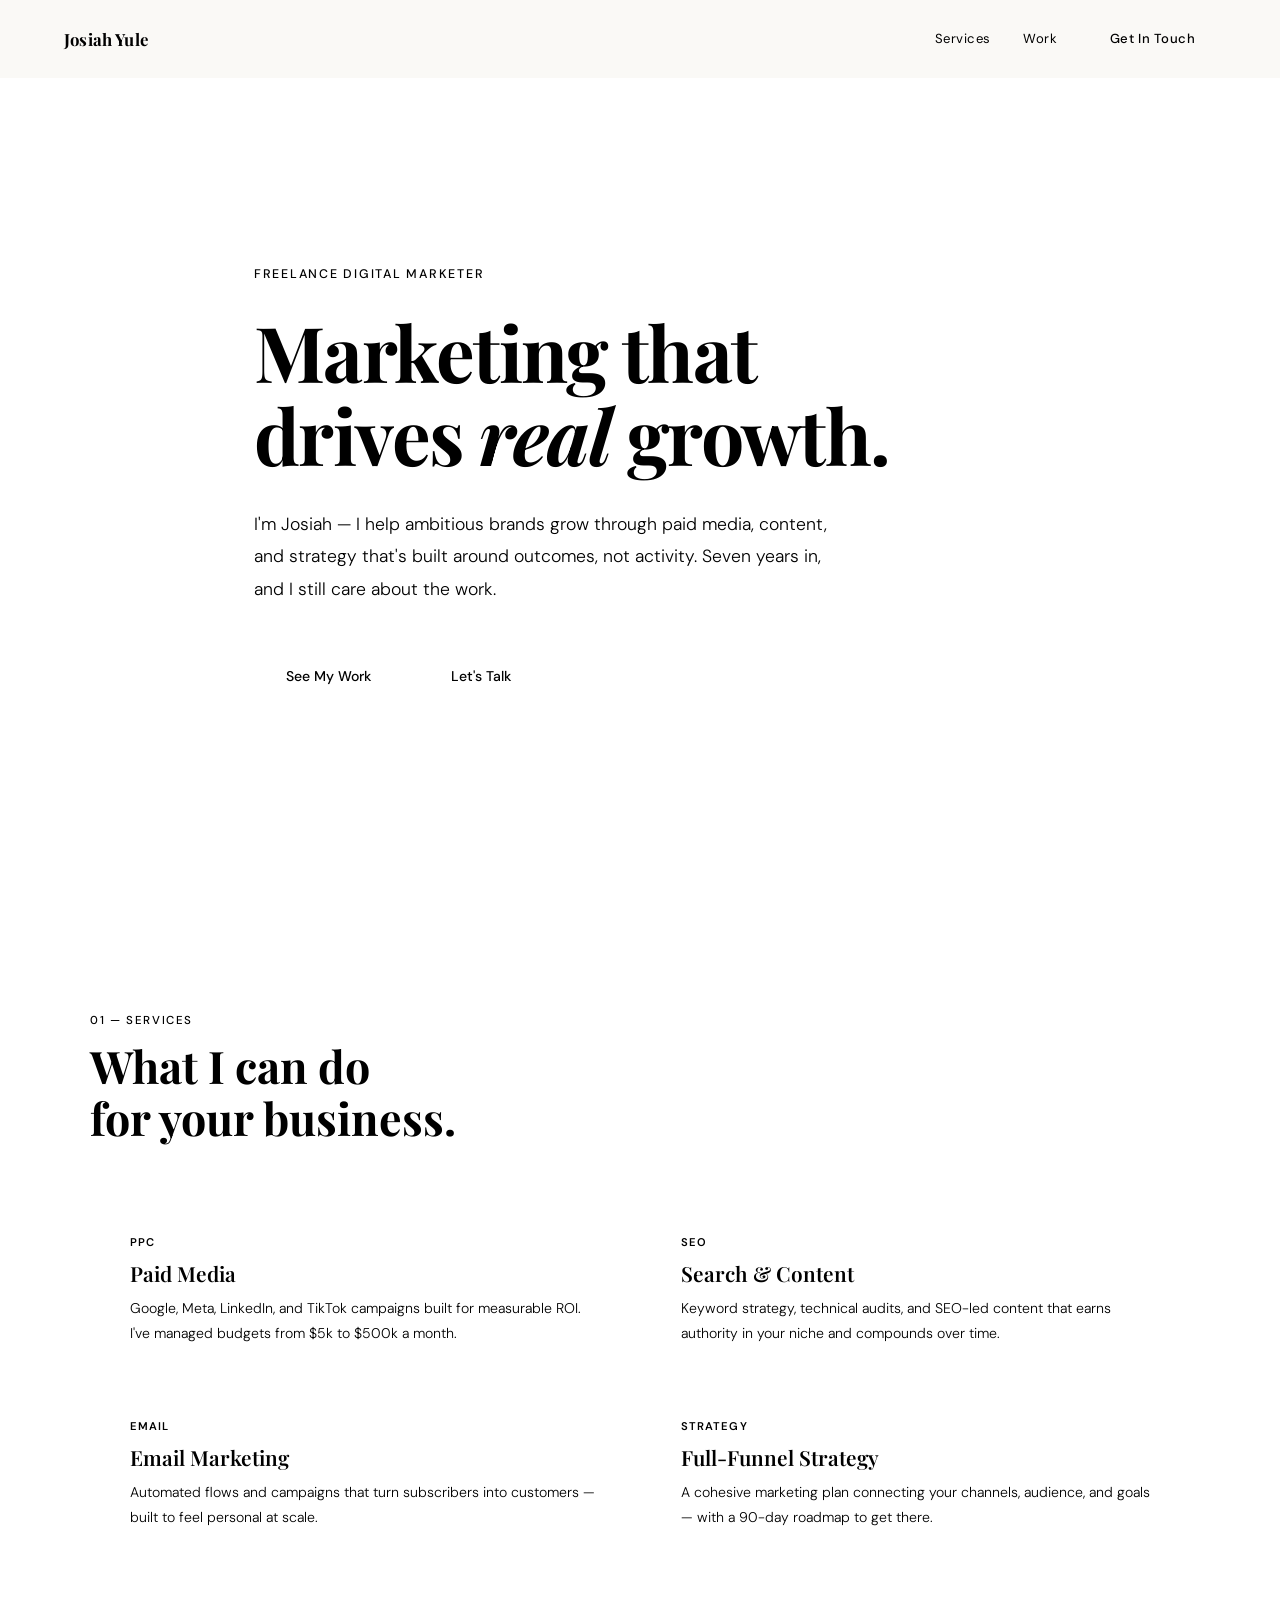
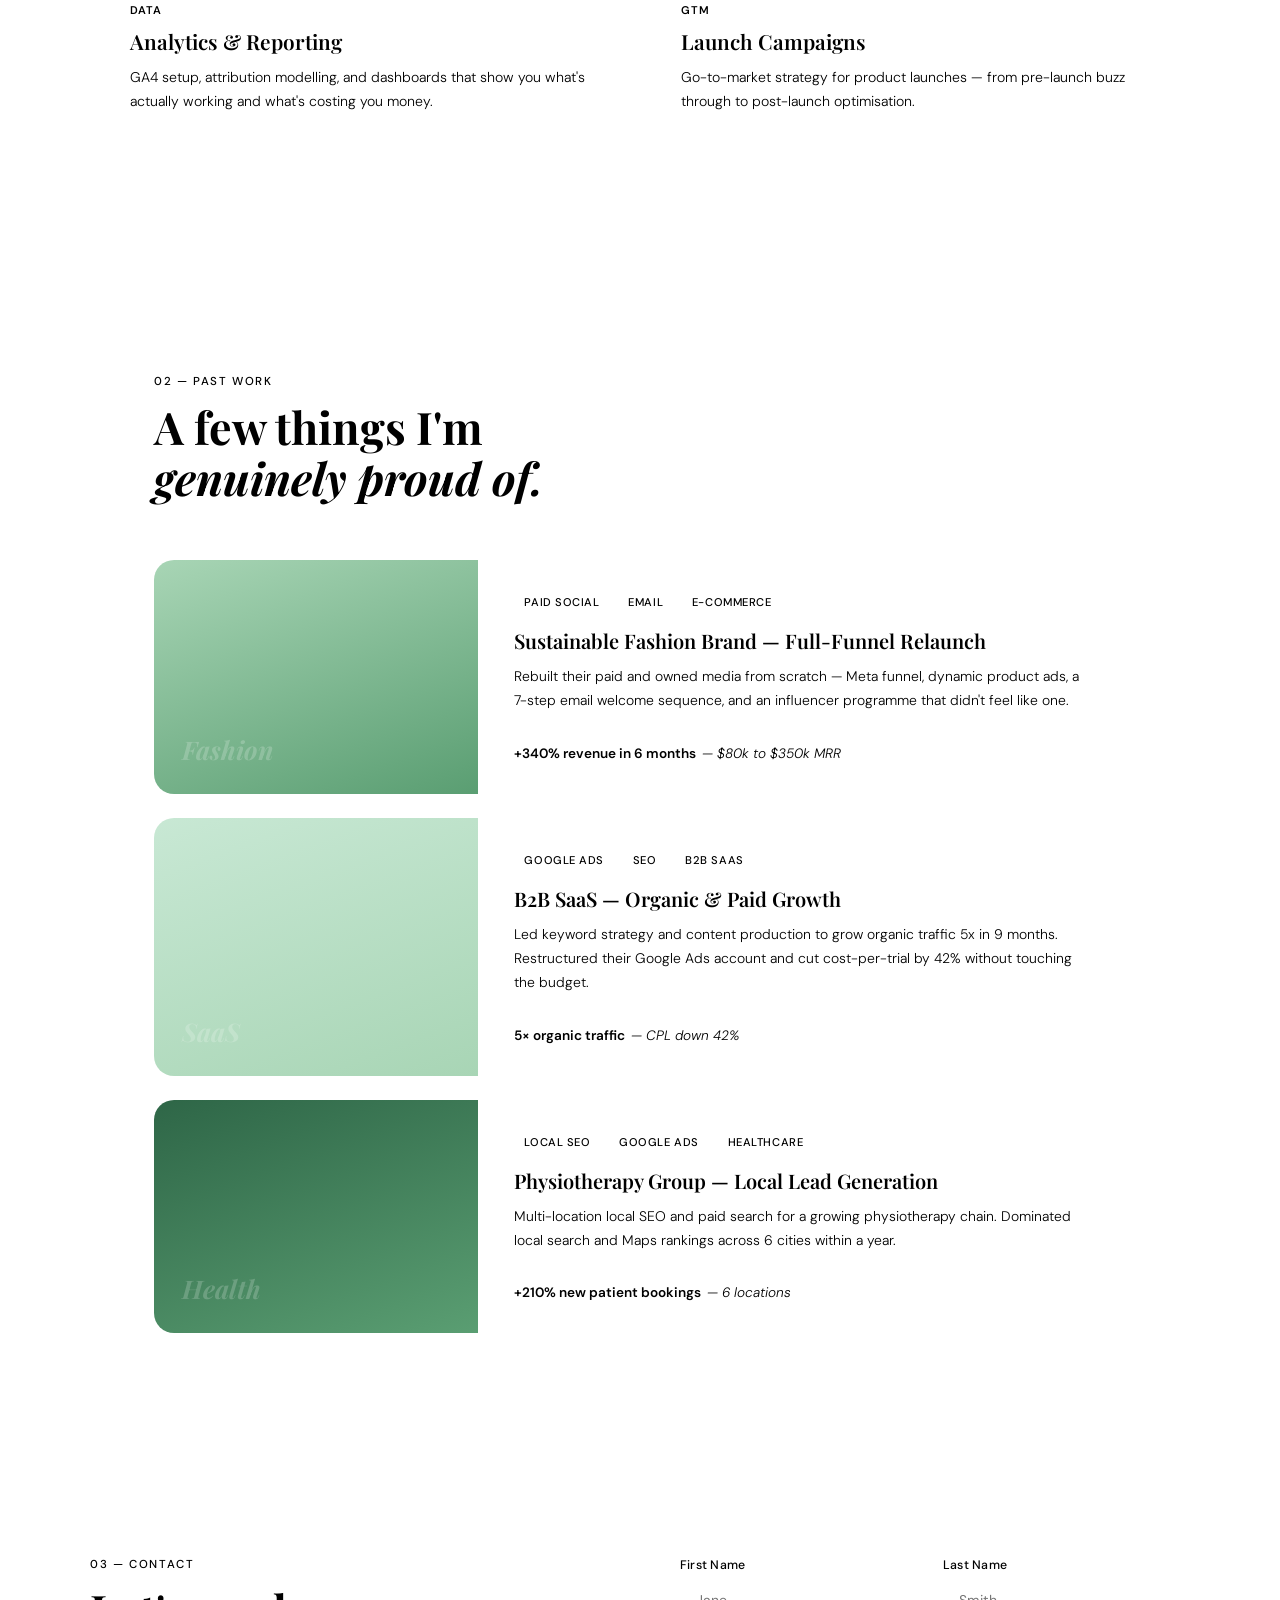
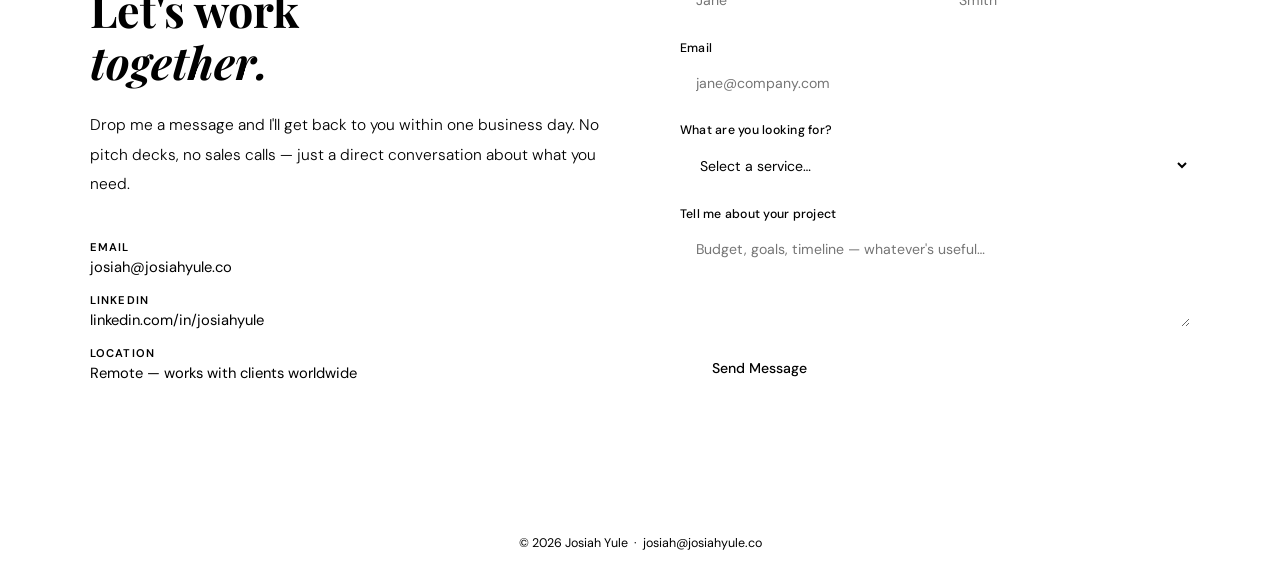
<file: Index.html>
<!DOCTYPE html>

<html lang="en">
<head>
  <meta charset="UTF-8" />
  <meta name="viewport" content="width=device-width, initial-scale=1.0"/>
  <title>Josiah Yule — Digital Marketing</title>
  <link rel="preconnect" href="https://fonts.googleapis.com">
  <link href="https://fonts.googleapis.com/css2?family=Playfair+Display:ital,wght@0,400;0,600;0,700;1,400&family=DM+Sans:wght@300;400;500&display=swap" rel="stylesheet">
  <style>
    *, *::before, *::after { box-sizing: border-box; margin: 0; padding: 0; }

```
:root {
  --green:       #a8d5b5;
  --green-dark:  #5a9e72;
  --green-deep:  #2e6647;
  --green-pale:  #e8f5ee;
  --green-mid:   #c8e8d4;
  --ink:         #1c1c1a;
  --ink-mid:     #4a4a46;
  --ink-muted:   #9a9a94;
  --cream:       #faf9f6;
  --white:       #ffffff;
  --border:      #e2dfd8;
}

html { scroll-behavior: smooth; }

body {
  font-family: 'DM Sans', sans-serif;
  background: var(--cream);
  color: var(--ink);
  overflow-x: hidden;
}

/* NAV */
nav {
  position: fixed; top: 0; left: 0; right: 0; z-index: 100;
  display: flex; align-items: center; justify-content: space-between;
  padding: 1.4rem 4rem;
  background: rgba(250, 249, 246, 0.92);
  backdrop-filter: blur(16px);
  border-bottom: 1px solid var(--border);
}
.nav-logo {
  font-family: 'Playfair Display', serif;
  font-size: 1.05rem;
  font-weight: 700;
  color: var(--ink);
  letter-spacing: 0.01em;
}
.nav-links { display: flex; gap: 2rem; align-items: center; }
.nav-links a {
  text-decoration: none;
  font-size: 0.82rem;
  font-weight: 400;
  letter-spacing: 0.04em;
  color: var(--ink-mid);
  transition: color 0.2s;
}
.nav-links a:hover { color: var(--green-deep); }
.nav-cta {
  background: var(--green) !important;
  color: var(--ink) !important;
  padding: 0.5rem 1.3rem;
  border-radius: 2rem;
  font-weight: 500 !important;
}
.nav-cta:hover { background: var(--green-dark) !important; color: var(--white) !important; }

/* HERO */
.hero {
  min-height: 100vh;
  display: flex;
  flex-direction: column;
  justify-content: center;
  padding: 10rem 4rem 6rem;
  max-width: 900px;
  margin: 0 auto;
}
.hero-eyebrow {
  font-size: 0.78rem;
  font-weight: 500;
  letter-spacing: 0.14em;
  text-transform: uppercase;
  color: var(--green-deep);
  margin-bottom: 1.75rem;
  animation: fadeUp 0.7s ease both;
}
.hero h1 {
  font-family: 'Playfair Display', serif;
  font-size: clamp(3rem, 6vw, 5.5rem);
  font-weight: 700;
  line-height: 1.08;
  letter-spacing: -0.02em;
  margin-bottom: 2rem;
  animation: fadeUp 0.7s 0.1s ease both;
}
.hero h1 em { font-style: italic; color: var(--green-deep); }
.hero-bio {
  font-size: 1.1rem;
  font-weight: 300;
  line-height: 1.85;
  color: var(--ink-mid);
  max-width: 580px;
  margin-bottom: 3rem;
  animation: fadeUp 0.7s 0.2s ease both;
}
.hero-actions {
  display: flex; gap: 1rem; flex-wrap: wrap;
  animation: fadeUp 0.7s 0.3s ease both;
}
.btn {
  text-decoration: none;
  padding: 0.85rem 2rem;
  border-radius: 2rem;
  font-size: 0.88rem;
  font-weight: 500;
  transition: all 0.2s;
  display: inline-block;
}
.btn-filled { background: var(--green); color: var(--ink); }
.btn-filled:hover { background: var(--green-dark); color: var(--white); }
.btn-outline { border: 1.5px solid var(--border); color: var(--ink-mid); }
.btn-outline:hover { border-color: var(--green-dark); color: var(--green-deep); }

/* SECTION */
.section {
  padding: 7rem 4rem;
  max-width: 1100px;
  margin: 0 auto;
}
.section-header { margin-bottom: 3.5rem; }
.section-num {
  font-size: 0.72rem;
  font-weight: 500;
  letter-spacing: 0.14em;
  text-transform: uppercase;
  color: var(--ink-muted);
  margin-bottom: 0.75rem;
}
.section-title {
  font-family: 'Playfair Display', serif;
  font-size: clamp(2rem, 3.5vw, 2.8rem);
  font-weight: 700;
  line-height: 1.15;
}
.section-title em { font-style: italic; color: var(--green-deep); }

/* DIVIDER */
.divider {
  width: calc(100% - 8rem);
  max-width: 1100px;
  margin: 0 auto;
  height: 1px;
  background: var(--border);
}

/* SERVICES */
#services { background: var(--green-pale); max-width: 100%; padding: 7rem 4rem; }
.services-inner { max-width: 1100px; margin: 0 auto; }
.services-grid {
  display: grid;
  grid-template-columns: repeat(2, 1fr);
  gap: 1.5px;
  background: var(--green-mid);
  border: 1.5px solid var(--green-mid);
  border-radius: 1.25rem;
  overflow: hidden;
}
.service-item {
  background: var(--white);
  padding: 2.25rem 2.5rem;
  transition: background 0.2s;
}
.service-item:hover { background: var(--green-pale); }
.service-label {
  font-size: 0.7rem;
  font-weight: 600;
  letter-spacing: 0.1em;
  text-transform: uppercase;
  color: var(--green-deep);
  margin-bottom: 0.75rem;
}
.service-item h3 {
  font-family: 'Playfair Display', serif;
  font-size: 1.3rem;
  font-weight: 600;
  margin-bottom: 0.65rem;
  line-height: 1.2;
}
.service-item p {
  font-size: 0.88rem;
  line-height: 1.75;
  color: var(--ink-mid);
  font-weight: 300;
}

/* WORK */
.work-grid { display: flex; flex-direction: column; gap: 1.5rem; }
.work-item {
  display: grid;
  grid-template-columns: 1fr 2fr;
  border: 1px solid var(--border);
  border-radius: 1.25rem;
  overflow: hidden;
  background: var(--white);
  transition: box-shadow 0.25s, transform 0.2s;
}
.work-item:hover { box-shadow: 0 8px 32px rgba(90,158,114,0.12); transform: translateY(-2px); }
.work-color {
  min-height: 180px;
  display: flex; align-items: flex-end;
  padding: 1.75rem;
}
.work-color-label {
  font-family: 'Playfair Display', serif;
  font-style: italic;
  font-size: 1.6rem;
  font-weight: 700;
  color: rgba(255,255,255,0.2);
}
.work-content { padding: 2rem 2.25rem; display: flex; flex-direction: column; justify-content: center; }
.work-tags { display: flex; gap: 0.5rem; flex-wrap: wrap; margin-bottom: 0.9rem; }
.tag {
  font-size: 0.7rem; font-weight: 500; letter-spacing: 0.05em; text-transform: uppercase;
  background: var(--green-pale); color: var(--green-deep);
  padding: 0.22rem 0.65rem; border-radius: 1rem;
}
.work-content h3 {
  font-family: 'Playfair Display', serif;
  font-size: 1.25rem; font-weight: 600; margin-bottom: 0.6rem;
}
.work-content p { font-size: 0.87rem; line-height: 1.75; color: var(--ink-mid); font-weight: 300; }
.work-result {
  margin-top: 1rem; padding-top: 1rem; border-top: 1px solid var(--border);
  font-size: 0.85rem; font-weight: 600; color: var(--green-deep);
}
.work-result span { font-style: italic; font-weight: 300; color: var(--ink-muted); margin-left: 0.2rem; }

/* CONTACT */
#contact { background: var(--green-pale); max-width: 100%; padding: 7rem 4rem; }
.contact-inner {
  max-width: 1100px; margin: 0 auto;
  display: grid; grid-template-columns: 1fr 1fr; gap: 5rem; align-items: start;
}
.contact-desc {
  font-size: 0.97rem; line-height: 1.9; color: var(--ink-mid); font-weight: 300; margin-bottom: 2.5rem;
}
.contact-links { display: flex; flex-direction: column; gap: 1rem; }
.contact-link-row { display: flex; flex-direction: column; }
.contact-link-label {
  font-size: 0.7rem; font-weight: 600; letter-spacing: 0.1em;
  text-transform: uppercase; color: var(--green-deep); margin-bottom: 0.2rem;
}
.contact-link-row a {
  text-decoration: none; color: var(--ink-mid); font-size: 0.92rem; transition: color 0.2s;
}
.contact-link-row a:hover { color: var(--green-deep); }

.contact-form { display: flex; flex-direction: column; gap: 1.1rem; }
.form-row { display: grid; grid-template-columns: 1fr 1fr; gap: 1rem; }
.form-group { display: flex; flex-direction: column; gap: 0.35rem; }
.form-group label { font-size: 0.77rem; font-weight: 500; color: var(--ink-mid); letter-spacing: 0.02em; }
.form-group input, .form-group textarea, .form-group select {
  background: var(--white); border: 1.5px solid var(--border);
  border-radius: 0.7rem; padding: 0.78rem 1rem;
  font-family: 'DM Sans', sans-serif; font-size: 0.88rem; color: var(--ink);
  outline: none; transition: border-color 0.2s;
}
.form-group input:focus, .form-group textarea:focus, .form-group select:focus {
  border-color: var(--green-dark);
}
.form-group textarea { resize: vertical; min-height: 100px; }
.form-submit {
  background: var(--green); color: var(--ink); border: none;
  padding: 0.88rem 2rem; border-radius: 2rem;
  font-family: 'DM Sans', sans-serif; font-size: 0.88rem; font-weight: 500;
  cursor: pointer; width: fit-content; transition: all 0.2s;
}
.form-submit:hover { background: var(--green-dark); color: var(--white); }

/* FOOTER */
footer {
  text-align: center; padding: 2rem;
  font-size: 0.78rem; color: var(--ink-muted);
  border-top: 1px solid var(--border);
}

/* ANIMATIONS */
@keyframes fadeUp {
  from { opacity: 0; transform: translateY(18px); }
  to   { opacity: 1; transform: translateY(0); }
}
.reveal { opacity: 0; transform: translateY(16px); transition: opacity 0.6s ease, transform 0.6s ease; }
.reveal.visible { opacity: 1; transform: translateY(0); }

/* RESPONSIVE */
@media (max-width: 800px) {
  nav { padding: 1.1rem 1.5rem; }
  .nav-links a:not(.nav-cta) { display: none; }
  .hero { padding: 8rem 1.5rem 4rem; }
  .section { padding: 5rem 1.5rem; }
  .divider { width: calc(100% - 3rem); }
  #services, #contact { padding: 5rem 1.5rem; }
  .services-grid { grid-template-columns: 1fr; }
  .work-item { grid-template-columns: 1fr; }
  .work-color { min-height: 120px; }
  .contact-inner { grid-template-columns: 1fr; gap: 3rem; }
  .form-row { grid-template-columns: 1fr; }
}
```

  </style>
</head>
<body>

  <nav>
    <div class="nav-logo">Josiah Yule</div>
    <div class="nav-links">
      <a href="#services">Services</a>
      <a href="#work">Work</a>
      <a href="#contact" class="nav-cta">Get In Touch</a>
    </div>
  </nav>

  <!-- INTRO -->

  <div class="hero">
    <div class="hero-eyebrow">Freelance Digital Marketer</div>
    <h1>Marketing that<br/>drives <em>real</em> growth.</h1>
    <p class="hero-bio">I'm Josiah — I help ambitious brands grow through paid media, content, and strategy that's built around outcomes, not activity. Seven years in, and I still care about the work.</p>
    <div class="hero-actions">
      <a href="#work" class="btn btn-filled">See My Work</a>
      <a href="#contact" class="btn btn-outline">Let's Talk</a>
    </div>
  </div>

  <div class="divider"></div>

  <!-- SERVICES -->

  <section id="services">
    <div class="services-inner">
      <div class="section-header reveal">
        <div class="section-num">01 — Services</div>
        <h2 class="section-title">What I can do<br/>for your business.</h2>
      </div>
      <div class="services-grid">
        <div class="service-item reveal">
          <div class="service-label">PPC</div>
          <h3>Paid Media</h3>
          <p>Google, Meta, LinkedIn, and TikTok campaigns built for measurable ROI. I've managed budgets from $5k to $500k a month.</p>
        </div>
        <div class="service-item reveal">
          <div class="service-label">SEO</div>
          <h3>Search & Content</h3>
          <p>Keyword strategy, technical audits, and SEO-led content that earns authority in your niche and compounds over time.</p>
        </div>
        <div class="service-item reveal">
          <div class="service-label">Email</div>
          <h3>Email Marketing</h3>
          <p>Automated flows and campaigns that turn subscribers into customers — built to feel personal at scale.</p>
        </div>
        <div class="service-item reveal">
          <div class="service-label">Strategy</div>
          <h3>Full-Funnel Strategy</h3>
          <p>A cohesive marketing plan connecting your channels, audience, and goals — with a 90-day roadmap to get there.</p>
        </div>
        <div class="service-item reveal">
          <div class="service-label">Data</div>
          <h3>Analytics & Reporting</h3>
          <p>GA4 setup, attribution modelling, and dashboards that show you what's actually working and what's costing you money.</p>
        </div>
        <div class="service-item reveal">
          <div class="service-label">GTM</div>
          <h3>Launch Campaigns</h3>
          <p>Go-to-market strategy for product launches — from pre-launch buzz through to post-launch optimisation.</p>
        </div>
      </div>
    </div>
  </section>

  <!-- WORK -->

  <div class="section" id="work">
    <div class="section-header reveal">
      <div class="section-num">02 — Past Work</div>
      <h2 class="section-title">A few things I'm<br/><em>genuinely proud of.</em></h2>
    </div>
    <div class="work-grid">
      <div class="work-item reveal">
        <div class="work-color" style="background: linear-gradient(160deg, #a8d5b5 0%, #5a9e72 100%);">
          <div class="work-color-label">Fashion</div>
        </div>
        <div class="work-content">
          <div class="work-tags"><span class="tag">Paid Social</span><span class="tag">Email</span><span class="tag">E-Commerce</span></div>
          <h3>Sustainable Fashion Brand — Full-Funnel Relaunch</h3>
          <p>Rebuilt their paid and owned media from scratch — Meta funnel, dynamic product ads, a 7-step email welcome sequence, and an influencer programme that didn't feel like one.</p>
          <div class="work-result">+340% revenue in 6 months <span>— $80k to $350k MRR</span></div>
        </div>
      </div>
      <div class="work-item reveal">
        <div class="work-color" style="background: linear-gradient(160deg, #c8e8d4 0%, #a8d5b5 100%);">
          <div class="work-color-label">SaaS</div>
        </div>
        <div class="work-content">
          <div class="work-tags"><span class="tag">Google Ads</span><span class="tag">SEO</span><span class="tag">B2B SaaS</span></div>
          <h3>B2B SaaS — Organic & Paid Growth</h3>
          <p>Led keyword strategy and content production to grow organic traffic 5x in 9 months. Restructured their Google Ads account and cut cost-per-trial by 42% without touching the budget.</p>
          <div class="work-result">5× organic traffic <span>— CPL down 42%</span></div>
        </div>
      </div>
      <div class="work-item reveal">
        <div class="work-color" style="background: linear-gradient(160deg, #2e6647 0%, #5a9e72 100%);">
          <div class="work-color-label">Health</div>
        </div>
        <div class="work-content">
          <div class="work-tags"><span class="tag">Local SEO</span><span class="tag">Google Ads</span><span class="tag">Healthcare</span></div>
          <h3>Physiotherapy Group — Local Lead Generation</h3>
          <p>Multi-location local SEO and paid search for a growing physiotherapy chain. Dominated local search and Maps rankings across 6 cities within a year.</p>
          <div class="work-result">+210% new patient bookings <span>— 6 locations</span></div>
        </div>
      </div>
    </div>
  </div>

  <!-- CONTACT -->

  <section id="contact">
    <div class="contact-inner">
      <div>
        <div class="section-num reveal">03 — Contact</div>
        <h2 class="section-title reveal" style="margin-bottom: 1.5rem;">Let's work<br/><em>together.</em></h2>
        <p class="contact-desc reveal">Drop me a message and I'll get back to you within one business day. No pitch decks, no sales calls — just a direct conversation about what you need.</p>
        <div class="contact-links reveal">
          <div class="contact-link-row">
            <span class="contact-link-label">Email</span>
            <a href="mailto:josiah@josiahyule.co">josiah@josiahyule.co</a>
          </div>
          <div class="contact-link-row">
            <span class="contact-link-label">LinkedIn</span>
            <a href="#">linkedin.com/in/josiahyule</a>
          </div>
          <div class="contact-link-row">
            <span class="contact-link-label">Location</span>
            <a href="#">Remote — works with clients worldwide</a>
          </div>
        </div>
      </div>
      <div class="contact-form reveal">
        <div class="form-row">
          <div class="form-group">
            <label>First Name</label>
            <input type="text" placeholder="Jane" />
          </div>
          <div class="form-group">
            <label>Last Name</label>
            <input type="text" placeholder="Smith" />
          </div>
        </div>
        <div class="form-group">
          <label>Email</label>
          <input type="email" placeholder="jane@company.com" />
        </div>
        <div class="form-group">
          <label>What are you looking for?</label>
          <select>
            <option value="">Select a service…</option>
            <option>Paid Media / PPC</option>
            <option>SEO & Content</option>
            <option>Email Marketing</option>
            <option>Full-Funnel Strategy</option>
            <option>Launch Campaign</option>
            <option>Other / Not Sure Yet</option>
          </select>
        </div>
        <div class="form-group">
          <label>Tell me about your project</label>
          <textarea placeholder="Budget, goals, timeline — whatever's useful…"></textarea>
        </div>
        <button class="form-submit" id="submitBtn">Send Message</button>
      </div>
    </div>
  </section>

  <footer>
    © 2026 Josiah Yule &nbsp;&middot;&nbsp; josiah@josiahyule.co
  </footer>

  <script>
    const reveals = document.querySelectorAll('.reveal');
    const obs = new IntersectionObserver((entries) => {
      entries.forEach((e, i) => {
        if (e.isIntersecting) {
          setTimeout(() => e.target.classList.add('visible'), i * 60);
          obs.unobserve(e.target);
        }
      });
    }, { threshold: 0.08 });
    reveals.forEach(el => obs.observe(el));

    document.getElementById('submitBtn').addEventListener('click', function() {
      this.textContent = 'Sent — talk soon.';
      this.style.background = 'var(--green-dark)';
      this.style.color = 'white';
      this.disabled = true;
      setTimeout(() => {
        this.textContent = 'Send Message';
        this.style.background = '';
        this.style.color = '';
        this.disabled = false;
      }, 3500);
    });
  </script>

</body>
</html>
</file>
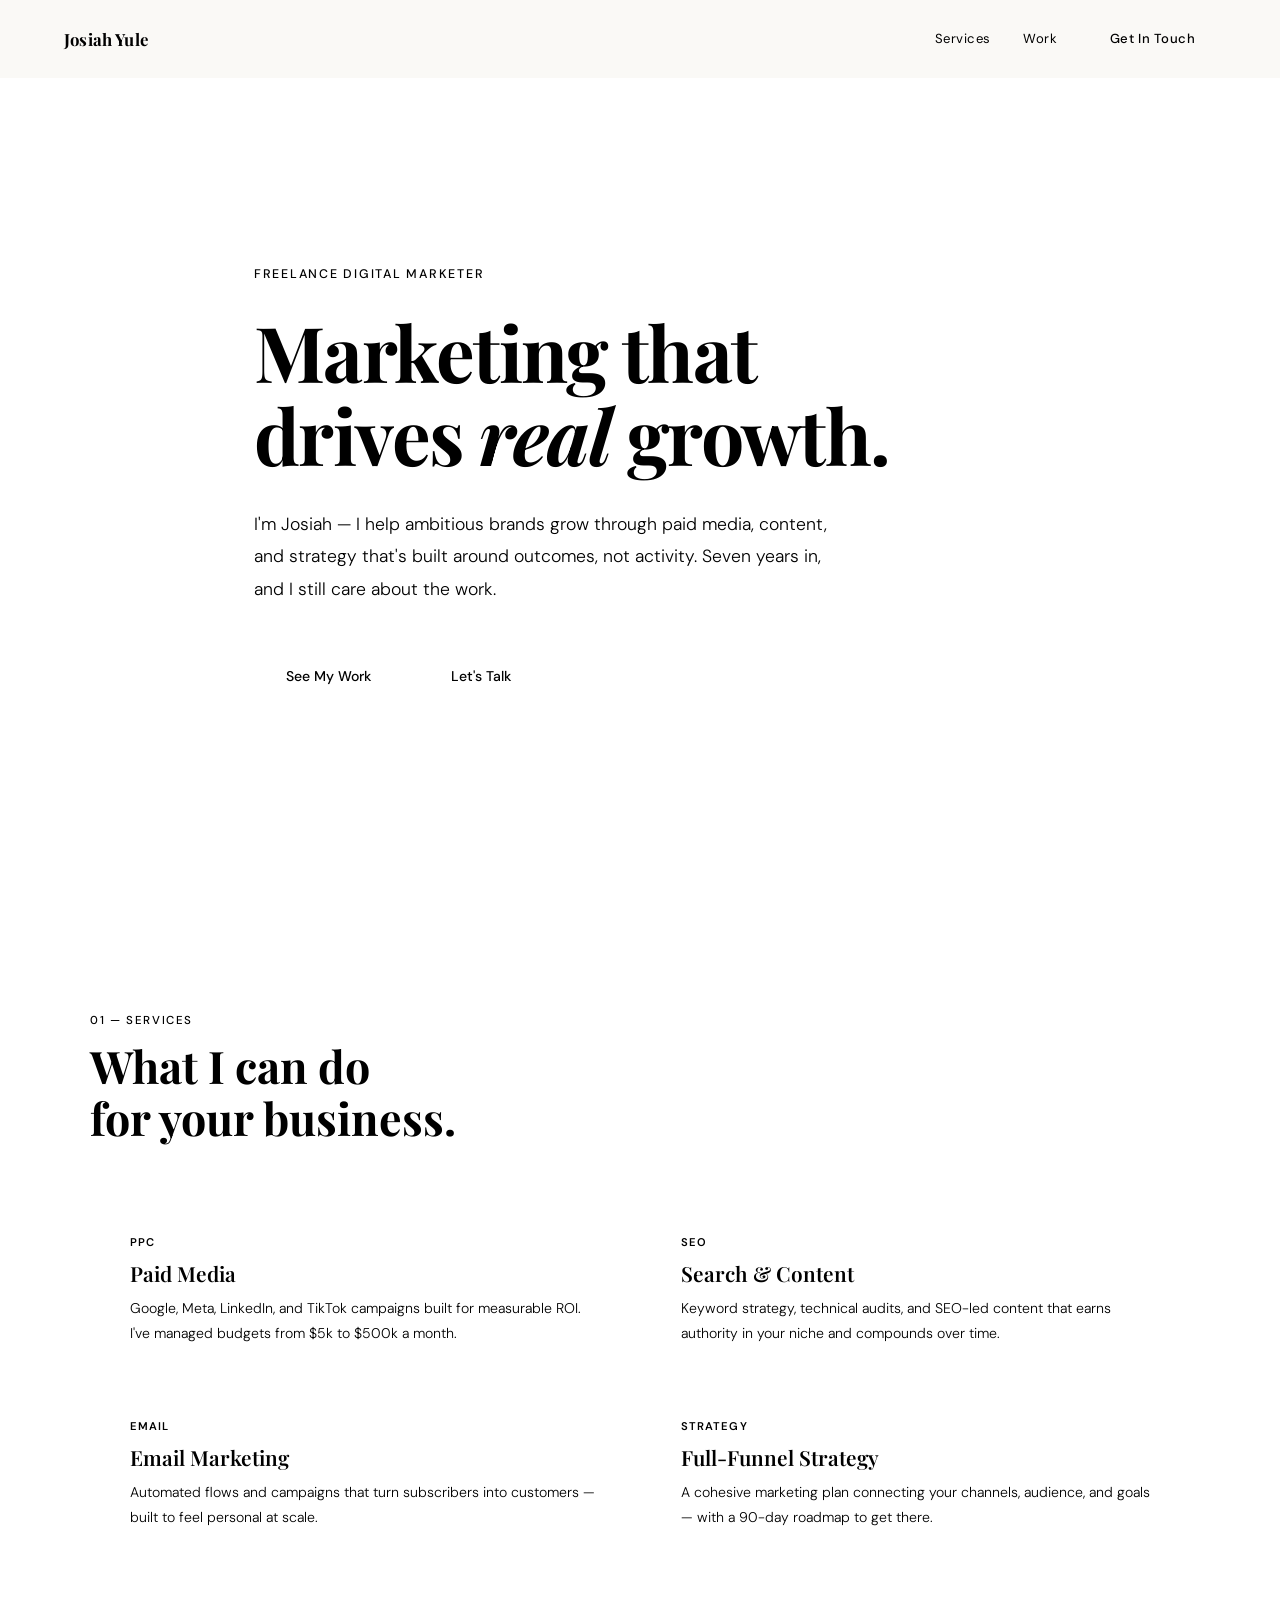
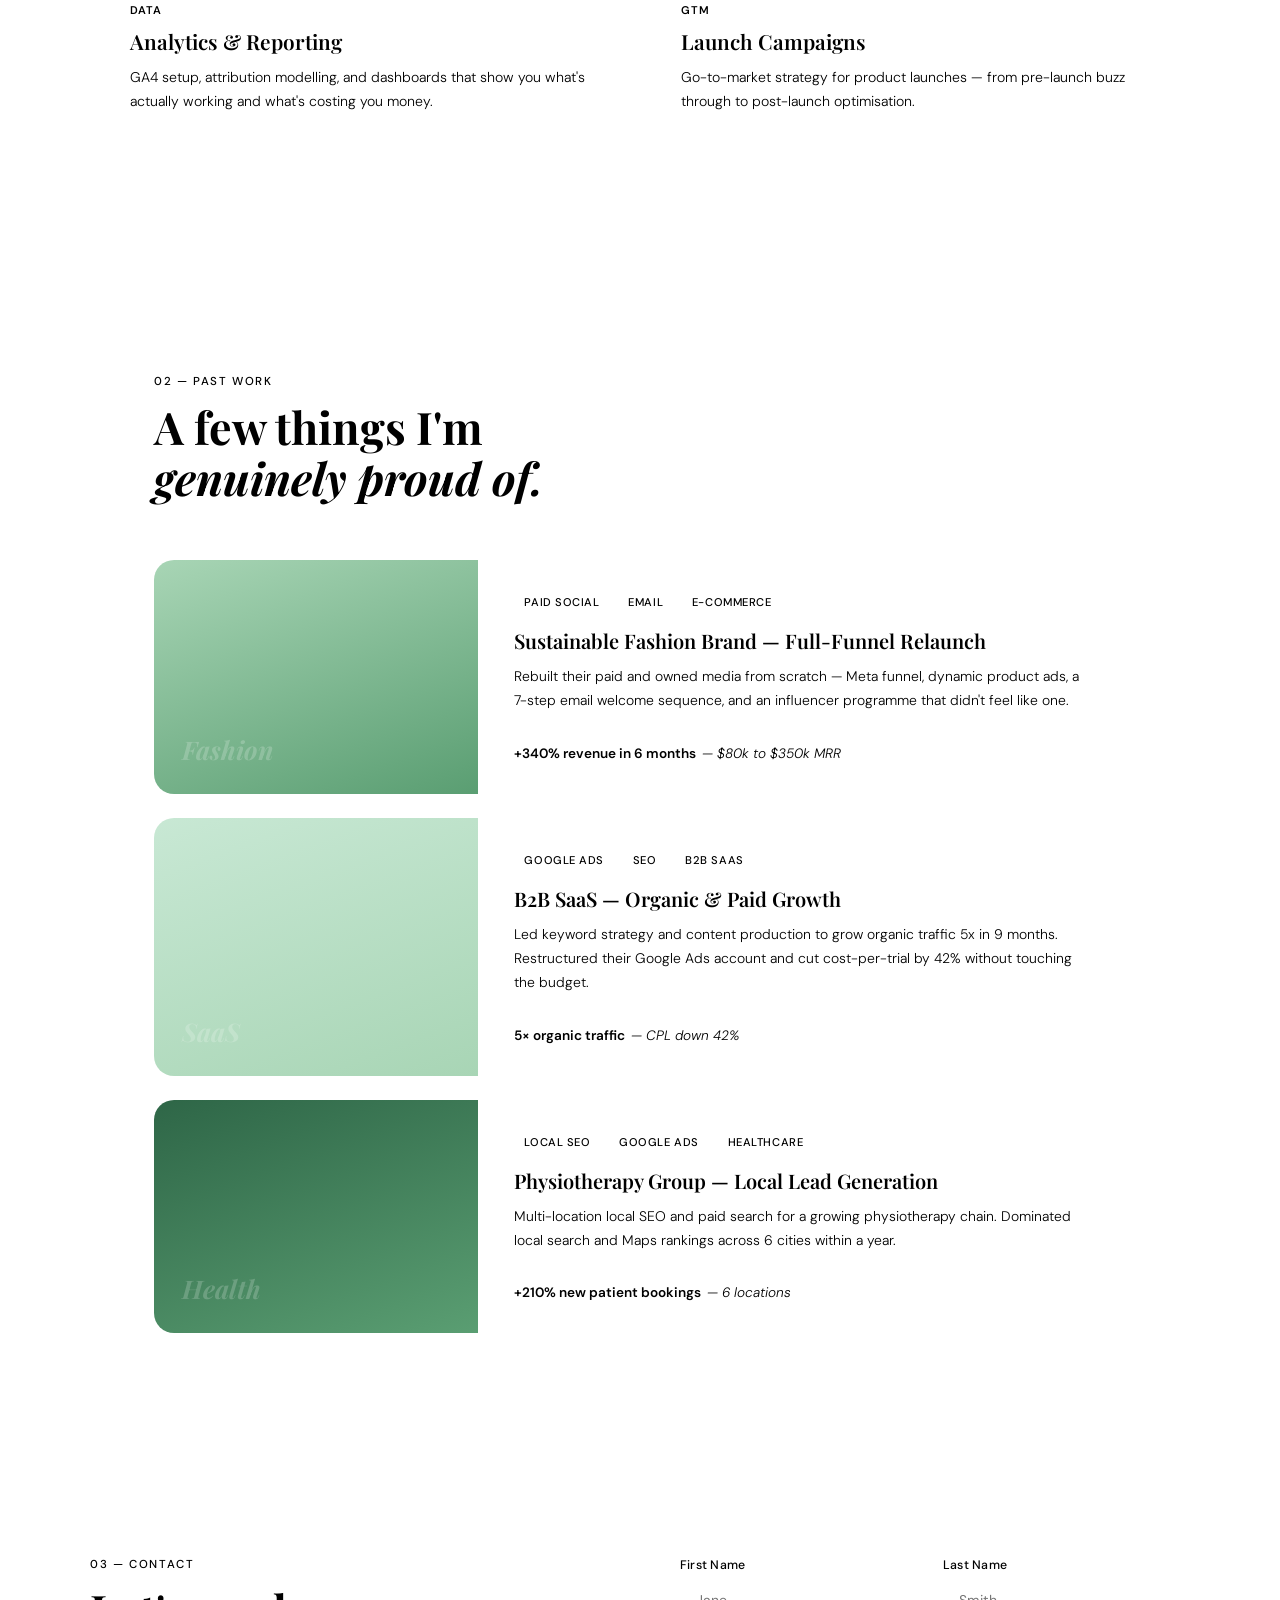
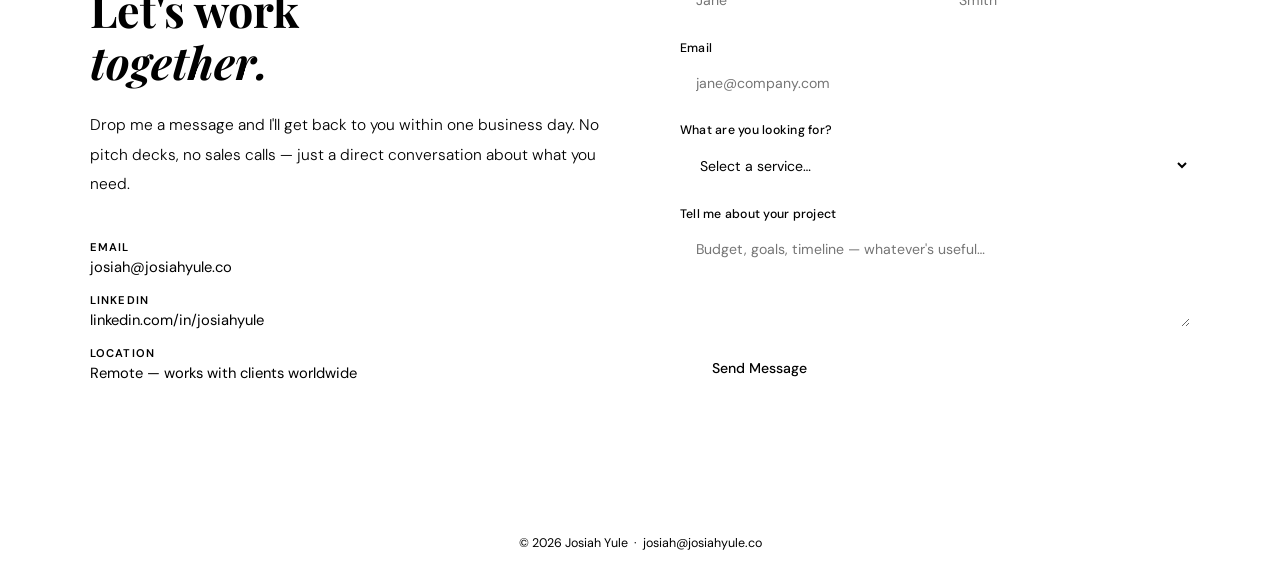
<file: index.html>
<!DOCTYPE html>

<html lang="en">
<head>
  <meta charset="UTF-8" />
  <meta name="viewport" content="width=device-width, initial-scale=1.0"/>
  <title>Josiah Yule — Digital Marketing</title>
  <link rel="preconnect" href="https://fonts.googleapis.com">
  <link href="https://fonts.googleapis.com/css2?family=Playfair+Display:ital,wght@0,400;0,600;0,700;1,400&family=DM+Sans:wght@300;400;500&display=swap" rel="stylesheet">
  <style>
    *, *::before, *::after { box-sizing: border-box; margin: 0; padding: 0; }

```
:root {
  --green:       #a8d5b5;
  --green-dark:  #5a9e72;
  --green-deep:  #2e6647;
  --green-pale:  #e8f5ee;
  --green-mid:   #c8e8d4;
  --ink:         #1c1c1a;
  --ink-mid:     #4a4a46;
  --ink-muted:   #9a9a94;
  --cream:       #faf9f6;
  --white:       #ffffff;
  --border:      #e2dfd8;
}

html { scroll-behavior: smooth; }

body {
  font-family: 'DM Sans', sans-serif;
  background: var(--cream);
  color: var(--ink);
  overflow-x: hidden;
}

/* NAV */
nav {
  position: fixed; top: 0; left: 0; right: 0; z-index: 100;
  display: flex; align-items: center; justify-content: space-between;
  padding: 1.4rem 4rem;
  background: rgba(250, 249, 246, 0.92);
  backdrop-filter: blur(16px);
  border-bottom: 1px solid var(--border);
}
.nav-logo {
  font-family: 'Playfair Display', serif;
  font-size: 1.05rem;
  font-weight: 700;
  color: var(--ink);
  letter-spacing: 0.01em;
}
.nav-links { display: flex; gap: 2rem; align-items: center; }
.nav-links a {
  text-decoration: none;
  font-size: 0.82rem;
  font-weight: 400;
  letter-spacing: 0.04em;
  color: var(--ink-mid);
  transition: color 0.2s;
}
.nav-links a:hover { color: var(--green-deep); }
.nav-cta {
  background: var(--green) !important;
  color: var(--ink) !important;
  padding: 0.5rem 1.3rem;
  border-radius: 2rem;
  font-weight: 500 !important;
}
.nav-cta:hover { background: var(--green-dark) !important; color: var(--white) !important; }

/* HERO */
.hero {
  min-height: 100vh;
  display: flex;
  flex-direction: column;
  justify-content: center;
  padding: 10rem 4rem 6rem;
  max-width: 900px;
  margin: 0 auto;
}
.hero-eyebrow {
  font-size: 0.78rem;
  font-weight: 500;
  letter-spacing: 0.14em;
  text-transform: uppercase;
  color: var(--green-deep);
  margin-bottom: 1.75rem;
  animation: fadeUp 0.7s ease both;
}
.hero h1 {
  font-family: 'Playfair Display', serif;
  font-size: clamp(3rem, 6vw, 5.5rem);
  font-weight: 700;
  line-height: 1.08;
  letter-spacing: -0.02em;
  margin-bottom: 2rem;
  animation: fadeUp 0.7s 0.1s ease both;
}
.hero h1 em { font-style: italic; color: var(--green-deep); }
.hero-bio {
  font-size: 1.1rem;
  font-weight: 300;
  line-height: 1.85;
  color: var(--ink-mid);
  max-width: 580px;
  margin-bottom: 3rem;
  animation: fadeUp 0.7s 0.2s ease both;
}
.hero-actions {
  display: flex; gap: 1rem; flex-wrap: wrap;
  animation: fadeUp 0.7s 0.3s ease both;
}
.btn {
  text-decoration: none;
  padding: 0.85rem 2rem;
  border-radius: 2rem;
  font-size: 0.88rem;
  font-weight: 500;
  transition: all 0.2s;
  display: inline-block;
}
.btn-filled { background: var(--green); color: var(--ink); }
.btn-filled:hover { background: var(--green-dark); color: var(--white); }
.btn-outline { border: 1.5px solid var(--border); color: var(--ink-mid); }
.btn-outline:hover { border-color: var(--green-dark); color: var(--green-deep); }

/* SECTION */
.section {
  padding: 7rem 4rem;
  max-width: 1100px;
  margin: 0 auto;
}
.section-header { margin-bottom: 3.5rem; }
.section-num {
  font-size: 0.72rem;
  font-weight: 500;
  letter-spacing: 0.14em;
  text-transform: uppercase;
  color: var(--ink-muted);
  margin-bottom: 0.75rem;
}
.section-title {
  font-family: 'Playfair Display', serif;
  font-size: clamp(2rem, 3.5vw, 2.8rem);
  font-weight: 700;
  line-height: 1.15;
}
.section-title em { font-style: italic; color: var(--green-deep); }

/* DIVIDER */
.divider {
  width: calc(100% - 8rem);
  max-width: 1100px;
  margin: 0 auto;
  height: 1px;
  background: var(--border);
}

/* SERVICES */
#services { background: var(--green-pale); max-width: 100%; padding: 7rem 4rem; }
.services-inner { max-width: 1100px; margin: 0 auto; }
.services-grid {
  display: grid;
  grid-template-columns: repeat(2, 1fr);
  gap: 1.5px;
  background: var(--green-mid);
  border: 1.5px solid var(--green-mid);
  border-radius: 1.25rem;
  overflow: hidden;
}
.service-item {
  background: var(--white);
  padding: 2.25rem 2.5rem;
  transition: background 0.2s;
}
.service-item:hover { background: var(--green-pale); }
.service-label {
  font-size: 0.7rem;
  font-weight: 600;
  letter-spacing: 0.1em;
  text-transform: uppercase;
  color: var(--green-deep);
  margin-bottom: 0.75rem;
}
.service-item h3 {
  font-family: 'Playfair Display', serif;
  font-size: 1.3rem;
  font-weight: 600;
  margin-bottom: 0.65rem;
  line-height: 1.2;
}
.service-item p {
  font-size: 0.88rem;
  line-height: 1.75;
  color: var(--ink-mid);
  font-weight: 300;
}

/* WORK */
.work-grid { display: flex; flex-direction: column; gap: 1.5rem; }
.work-item {
  display: grid;
  grid-template-columns: 1fr 2fr;
  border: 1px solid var(--border);
  border-radius: 1.25rem;
  overflow: hidden;
  background: var(--white);
  transition: box-shadow 0.25s, transform 0.2s;
}
.work-item:hover { box-shadow: 0 8px 32px rgba(90,158,114,0.12); transform: translateY(-2px); }
.work-color {
  min-height: 180px;
  display: flex; align-items: flex-end;
  padding: 1.75rem;
}
.work-color-label {
  font-family: 'Playfair Display', serif;
  font-style: italic;
  font-size: 1.6rem;
  font-weight: 700;
  color: rgba(255,255,255,0.2);
}
.work-content { padding: 2rem 2.25rem; display: flex; flex-direction: column; justify-content: center; }
.work-tags { display: flex; gap: 0.5rem; flex-wrap: wrap; margin-bottom: 0.9rem; }
.tag {
  font-size: 0.7rem; font-weight: 500; letter-spacing: 0.05em; text-transform: uppercase;
  background: var(--green-pale); color: var(--green-deep);
  padding: 0.22rem 0.65rem; border-radius: 1rem;
}
.work-content h3 {
  font-family: 'Playfair Display', serif;
  font-size: 1.25rem; font-weight: 600; margin-bottom: 0.6rem;
}
.work-content p { font-size: 0.87rem; line-height: 1.75; color: var(--ink-mid); font-weight: 300; }
.work-result {
  margin-top: 1rem; padding-top: 1rem; border-top: 1px solid var(--border);
  font-size: 0.85rem; font-weight: 600; color: var(--green-deep);
}
.work-result span { font-style: italic; font-weight: 300; color: var(--ink-muted); margin-left: 0.2rem; }

/* CONTACT */
#contact { background: var(--green-pale); max-width: 100%; padding: 7rem 4rem; }
.contact-inner {
  max-width: 1100px; margin: 0 auto;
  display: grid; grid-template-columns: 1fr 1fr; gap: 5rem; align-items: start;
}
.contact-desc {
  font-size: 0.97rem; line-height: 1.9; color: var(--ink-mid); font-weight: 300; margin-bottom: 2.5rem;
}
.contact-links { display: flex; flex-direction: column; gap: 1rem; }
.contact-link-row { display: flex; flex-direction: column; }
.contact-link-label {
  font-size: 0.7rem; font-weight: 600; letter-spacing: 0.1em;
  text-transform: uppercase; color: var(--green-deep); margin-bottom: 0.2rem;
}
.contact-link-row a {
  text-decoration: none; color: var(--ink-mid); font-size: 0.92rem; transition: color 0.2s;
}
.contact-link-row a:hover { color: var(--green-deep); }

.contact-form { display: flex; flex-direction: column; gap: 1.1rem; }
.form-row { display: grid; grid-template-columns: 1fr 1fr; gap: 1rem; }
.form-group { display: flex; flex-direction: column; gap: 0.35rem; }
.form-group label { font-size: 0.77rem; font-weight: 500; color: var(--ink-mid); letter-spacing: 0.02em; }
.form-group input, .form-group textarea, .form-group select {
  background: var(--white); border: 1.5px solid var(--border);
  border-radius: 0.7rem; padding: 0.78rem 1rem;
  font-family: 'DM Sans', sans-serif; font-size: 0.88rem; color: var(--ink);
  outline: none; transition: border-color 0.2s;
}
.form-group input:focus, .form-group textarea:focus, .form-group select:focus {
  border-color: var(--green-dark);
}
.form-group textarea { resize: vertical; min-height: 100px; }
.form-submit {
  background: var(--green); color: var(--ink); border: none;
  padding: 0.88rem 2rem; border-radius: 2rem;
  font-family: 'DM Sans', sans-serif; font-size: 0.88rem; font-weight: 500;
  cursor: pointer; width: fit-content; transition: all 0.2s;
}
.form-submit:hover { background: var(--green-dark); color: var(--white); }

/* FOOTER */
footer {
  text-align: center; padding: 2rem;
  font-size: 0.78rem; color: var(--ink-muted);
  border-top: 1px solid var(--border);
}

/* ANIMATIONS */
@keyframes fadeUp {
  from { opacity: 0; transform: translateY(18px); }
  to   { opacity: 1; transform: translateY(0); }
}
.reveal { opacity: 0; transform: translateY(16px); transition: opacity 0.6s ease, transform 0.6s ease; }
.reveal.visible { opacity: 1; transform: translateY(0); }

/* RESPONSIVE */
@media (max-width: 800px) {
  nav { padding: 1.1rem 1.5rem; }
  .nav-links a:not(.nav-cta) { display: none; }
  .hero { padding: 8rem 1.5rem 4rem; }
  .section { padding: 5rem 1.5rem; }
  .divider { width: calc(100% - 3rem); }
  #services, #contact { padding: 5rem 1.5rem; }
  .services-grid { grid-template-columns: 1fr; }
  .work-item { grid-template-columns: 1fr; }
  .work-color { min-height: 120px; }
  .contact-inner { grid-template-columns: 1fr; gap: 3rem; }
  .form-row { grid-template-columns: 1fr; }
}
```

  </style>
</head>
<body>

  <nav>
    <div class="nav-logo">Josiah Yule</div>
    <div class="nav-links">
      <a href="#services">Services</a>
      <a href="#work">Work</a>
      <a href="#contact" class="nav-cta">Get In Touch</a>
    </div>
  </nav>

  <!-- INTRO -->

  <div class="hero">
    <div class="hero-eyebrow">Freelance Digital Marketer</div>
    <h1>Marketing that<br/>drives <em>real</em> growth.</h1>
    <p class="hero-bio">I'm Josiah — I help ambitious brands grow through paid media, content, and strategy that's built around outcomes, not activity. Seven years in, and I still care about the work.</p>
    <div class="hero-actions">
      <a href="#work" class="btn btn-filled">See My Work</a>
      <a href="#contact" class="btn btn-outline">Let's Talk</a>
    </div>
  </div>

  <div class="divider"></div>

  <!-- SERVICES -->

  <section id="services">
    <div class="services-inner">
      <div class="section-header reveal">
        <div class="section-num">01 — Services</div>
        <h2 class="section-title">What I can do<br/>for your business.</h2>
      </div>
      <div class="services-grid">
        <div class="service-item reveal">
          <div class="service-label">PPC</div>
          <h3>Paid Media</h3>
          <p>Google, Meta, LinkedIn, and TikTok campaigns built for measurable ROI. I've managed budgets from $5k to $500k a month.</p>
        </div>
        <div class="service-item reveal">
          <div class="service-label">SEO</div>
          <h3>Search & Content</h3>
          <p>Keyword strategy, technical audits, and SEO-led content that earns authority in your niche and compounds over time.</p>
        </div>
        <div class="service-item reveal">
          <div class="service-label">Email</div>
          <h3>Email Marketing</h3>
          <p>Automated flows and campaigns that turn subscribers into customers — built to feel personal at scale.</p>
        </div>
        <div class="service-item reveal">
          <div class="service-label">Strategy</div>
          <h3>Full-Funnel Strategy</h3>
          <p>A cohesive marketing plan connecting your channels, audience, and goals — with a 90-day roadmap to get there.</p>
        </div>
        <div class="service-item reveal">
          <div class="service-label">Data</div>
          <h3>Analytics & Reporting</h3>
          <p>GA4 setup, attribution modelling, and dashboards that show you what's actually working and what's costing you money.</p>
        </div>
        <div class="service-item reveal">
          <div class="service-label">GTM</div>
          <h3>Launch Campaigns</h3>
          <p>Go-to-market strategy for product launches — from pre-launch buzz through to post-launch optimisation.</p>
        </div>
      </div>
    </div>
  </section>

  <!-- WORK -->

  <div class="section" id="work">
    <div class="section-header reveal">
      <div class="section-num">02 — Past Work</div>
      <h2 class="section-title">A few things I'm<br/><em>genuinely proud of.</em></h2>
    </div>
    <div class="work-grid">
      <div class="work-item reveal">
        <div class="work-color" style="background: linear-gradient(160deg, #a8d5b5 0%, #5a9e72 100%);">
          <div class="work-color-label">Fashion</div>
        </div>
        <div class="work-content">
          <div class="work-tags"><span class="tag">Paid Social</span><span class="tag">Email</span><span class="tag">E-Commerce</span></div>
          <h3>Sustainable Fashion Brand — Full-Funnel Relaunch</h3>
          <p>Rebuilt their paid and owned media from scratch — Meta funnel, dynamic product ads, a 7-step email welcome sequence, and an influencer programme that didn't feel like one.</p>
          <div class="work-result">+340% revenue in 6 months <span>— $80k to $350k MRR</span></div>
        </div>
      </div>
      <div class="work-item reveal">
        <div class="work-color" style="background: linear-gradient(160deg, #c8e8d4 0%, #a8d5b5 100%);">
          <div class="work-color-label">SaaS</div>
        </div>
        <div class="work-content">
          <div class="work-tags"><span class="tag">Google Ads</span><span class="tag">SEO</span><span class="tag">B2B SaaS</span></div>
          <h3>B2B SaaS — Organic & Paid Growth</h3>
          <p>Led keyword strategy and content production to grow organic traffic 5x in 9 months. Restructured their Google Ads account and cut cost-per-trial by 42% without touching the budget.</p>
          <div class="work-result">5× organic traffic <span>— CPL down 42%</span></div>
        </div>
      </div>
      <div class="work-item reveal">
        <div class="work-color" style="background: linear-gradient(160deg, #2e6647 0%, #5a9e72 100%);">
          <div class="work-color-label">Health</div>
        </div>
        <div class="work-content">
          <div class="work-tags"><span class="tag">Local SEO</span><span class="tag">Google Ads</span><span class="tag">Healthcare</span></div>
          <h3>Physiotherapy Group — Local Lead Generation</h3>
          <p>Multi-location local SEO and paid search for a growing physiotherapy chain. Dominated local search and Maps rankings across 6 cities within a year.</p>
          <div class="work-result">+210% new patient bookings <span>— 6 locations</span></div>
        </div>
      </div>
    </div>
  </div>

  <!-- CONTACT -->

  <section id="contact">
    <div class="contact-inner">
      <div>
        <div class="section-num reveal">03 — Contact</div>
        <h2 class="section-title reveal" style="margin-bottom: 1.5rem;">Let's work<br/><em>together.</em></h2>
        <p class="contact-desc reveal">Drop me a message and I'll get back to you within one business day. No pitch decks, no sales calls — just a direct conversation about what you need.</p>
        <div class="contact-links reveal">
          <div class="contact-link-row">
            <span class="contact-link-label">Email</span>
            <a href="mailto:josiah@josiahyule.co">josiah@josiahyule.co</a>
          </div>
          <div class="contact-link-row">
            <span class="contact-link-label">LinkedIn</span>
            <a href="#">linkedin.com/in/josiahyule</a>
          </div>
          <div class="contact-link-row">
            <span class="contact-link-label">Location</span>
            <a href="#">Remote — works with clients worldwide</a>
          </div>
        </div>
      </div>
      <div class="contact-form reveal">
        <div class="form-row">
          <div class="form-group">
            <label>First Name</label>
            <input type="text" placeholder="Jane" />
          </div>
          <div class="form-group">
            <label>Last Name</label>
            <input type="text" placeholder="Smith" />
          </div>
        </div>
        <div class="form-group">
          <label>Email</label>
          <input type="email" placeholder="jane@company.com" />
        </div>
        <div class="form-group">
          <label>What are you looking for?</label>
          <select>
            <option value="">Select a service…</option>
            <option>Paid Media / PPC</option>
            <option>SEO & Content</option>
            <option>Email Marketing</option>
            <option>Full-Funnel Strategy</option>
            <option>Launch Campaign</option>
            <option>Other / Not Sure Yet</option>
          </select>
        </div>
        <div class="form-group">
          <label>Tell me about your project</label>
          <textarea placeholder="Budget, goals, timeline — whatever's useful…"></textarea>
        </div>
        <button class="form-submit" id="submitBtn">Send Message</button>
      </div>
    </div>
  </section>

  <footer>
    © 2026 Josiah Yule &nbsp;&middot;&nbsp; josiah@josiahyule.co
  </footer>

  <script>
    const reveals = document.querySelectorAll('.reveal');
    const obs = new IntersectionObserver((entries) => {
      entries.forEach((e, i) => {
        if (e.isIntersecting) {
          setTimeout(() => e.target.classList.add('visible'), i * 60);
          obs.unobserve(e.target);
        }
      });
    }, { threshold: 0.08 });
    reveals.forEach(el => obs.observe(el));

    document.getElementById('submitBtn').addEventListener('click', function() {
      this.textContent = 'Sent — talk soon.';
      this.style.background = 'var(--green-dark)';
      this.style.color = 'white';
      this.disabled = true;
      setTimeout(() => {
        this.textContent = 'Send Message';
        this.style.background = '';
        this.style.color = '';
        this.disabled = false;
      }, 3500);
    });
  </script>

</body>
</html>
</file>
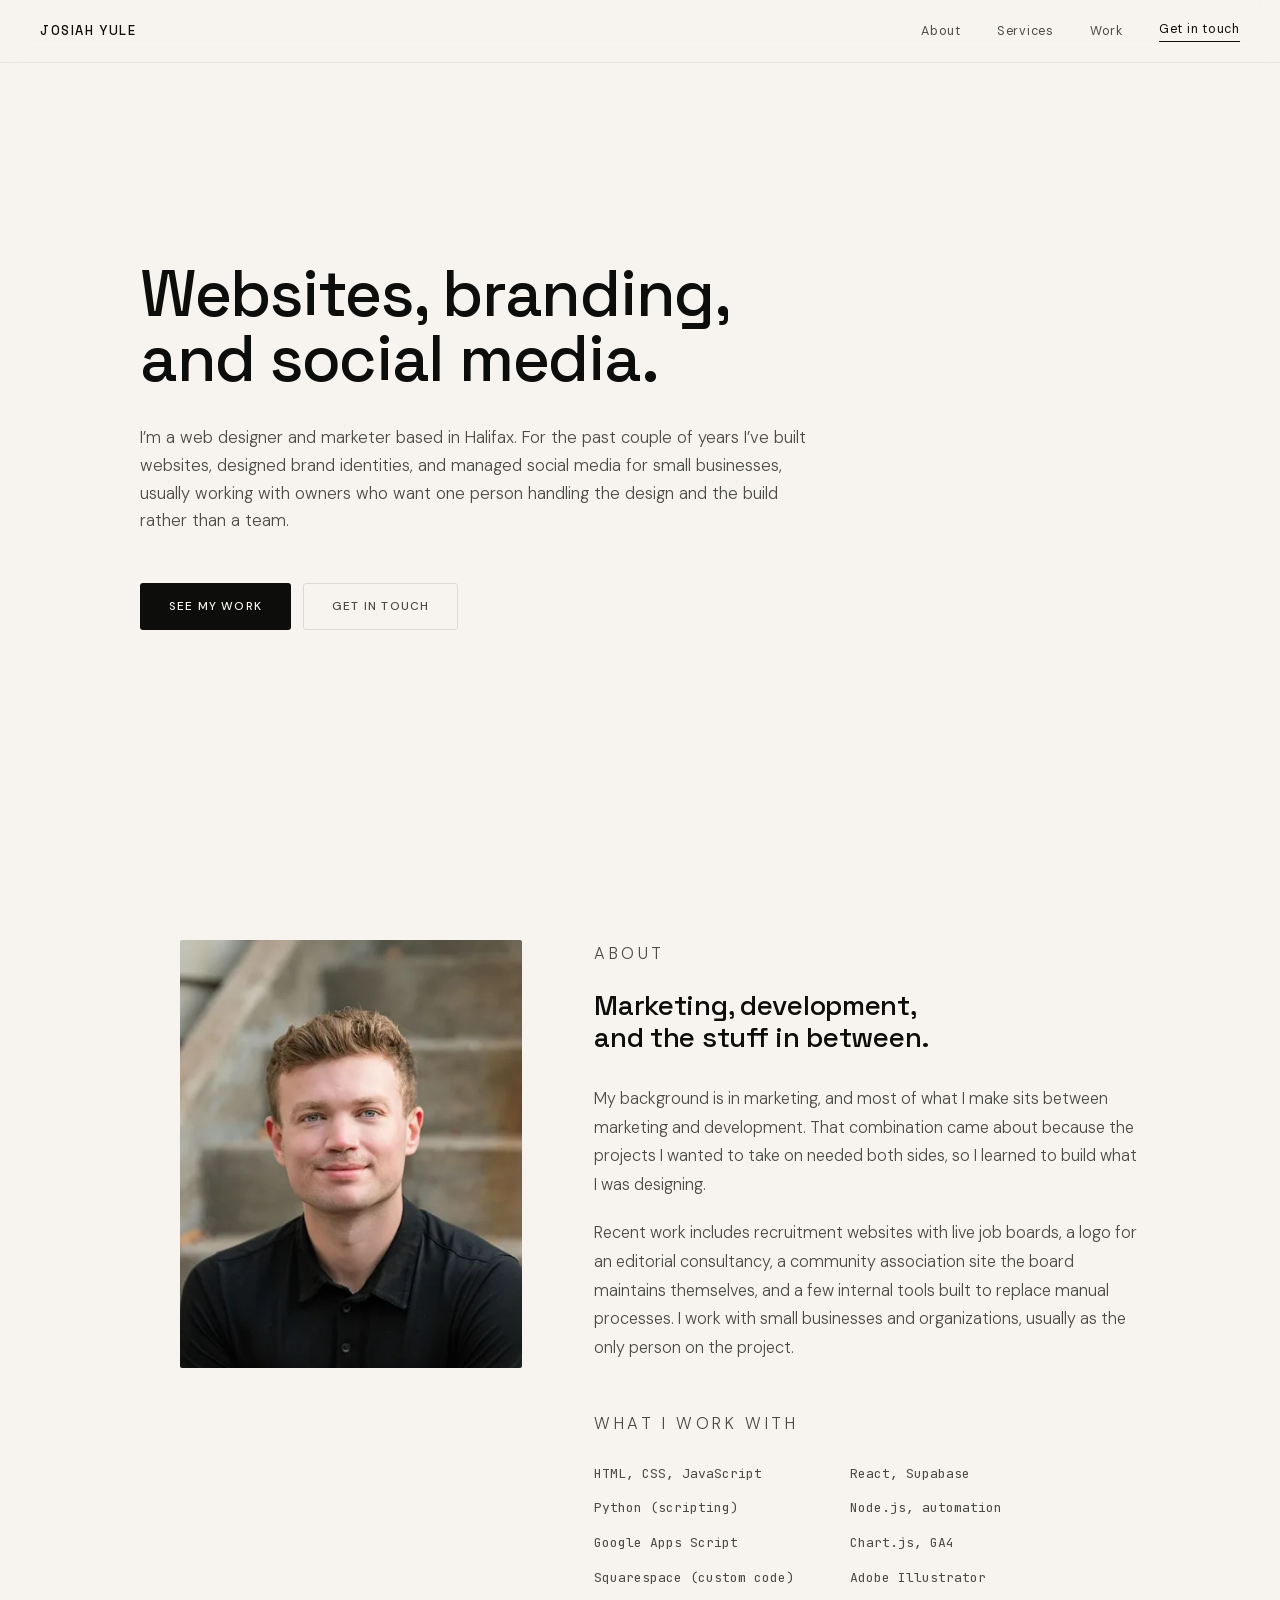
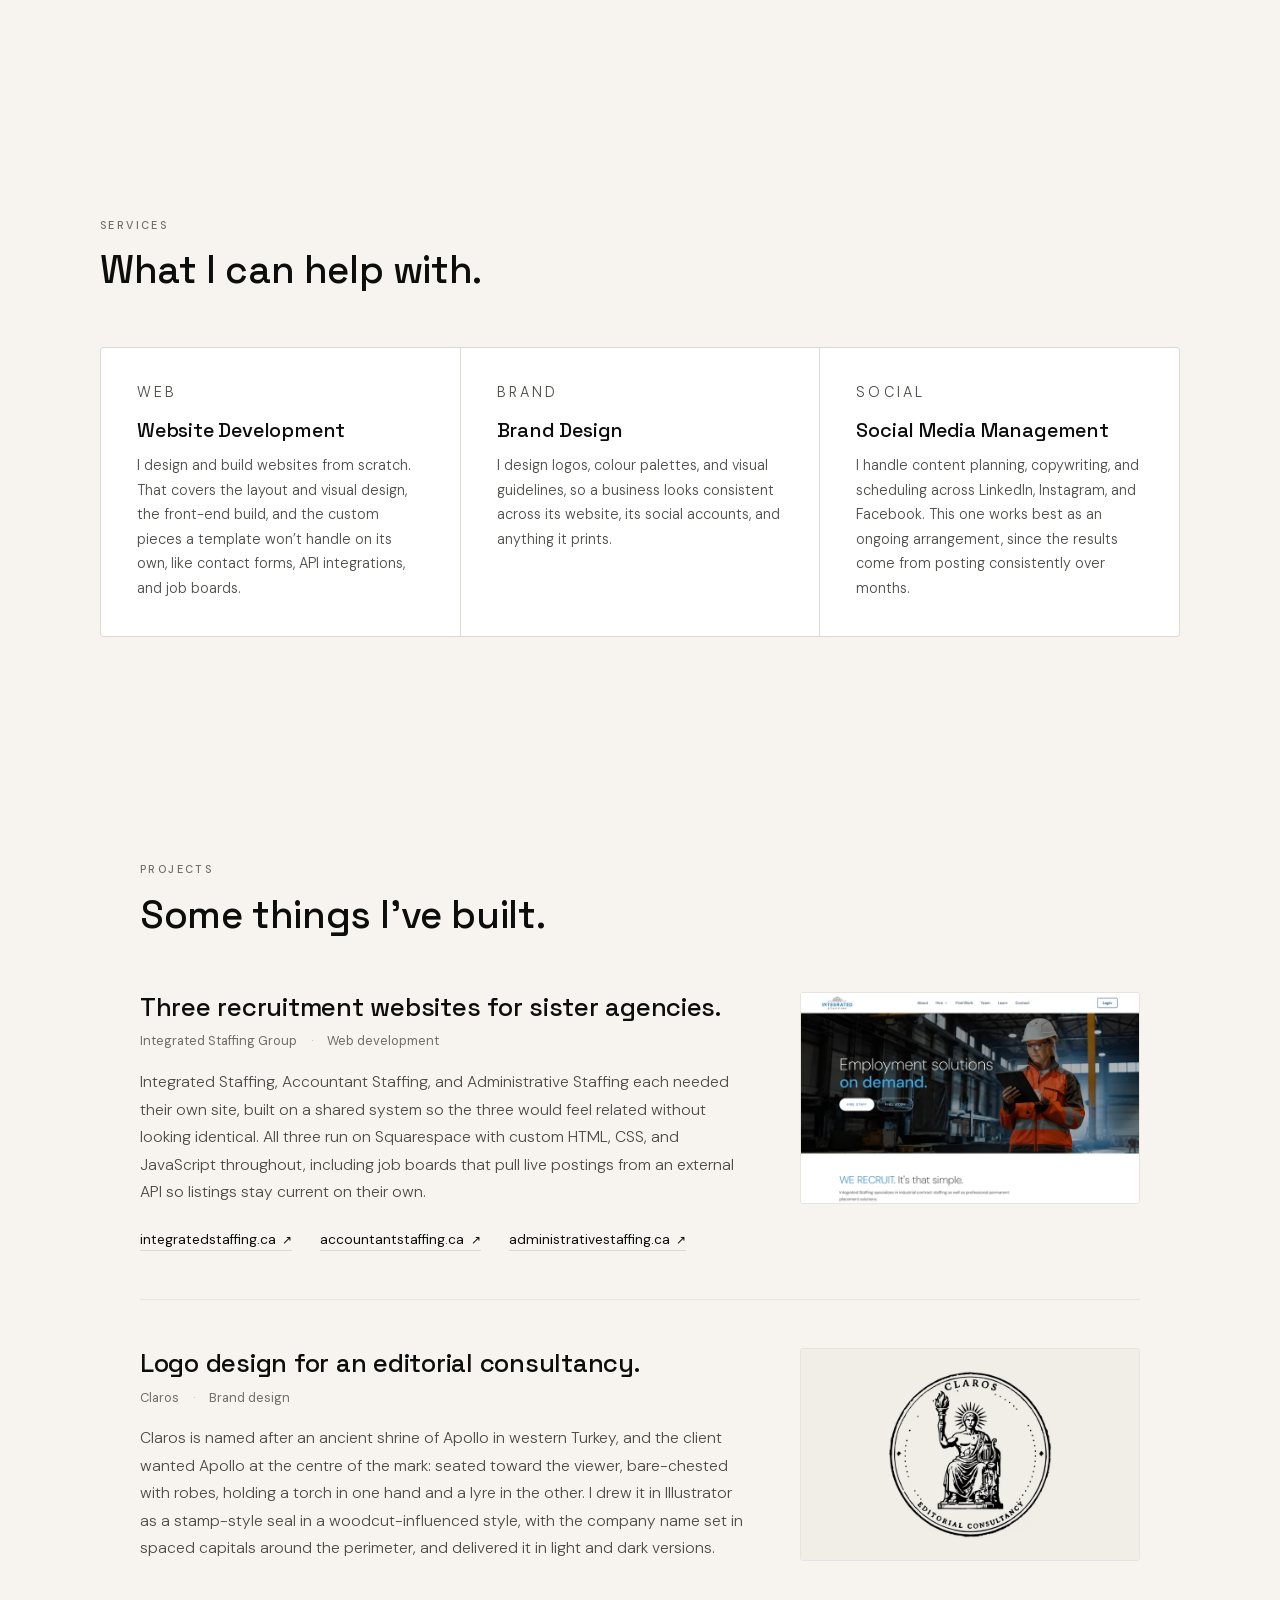
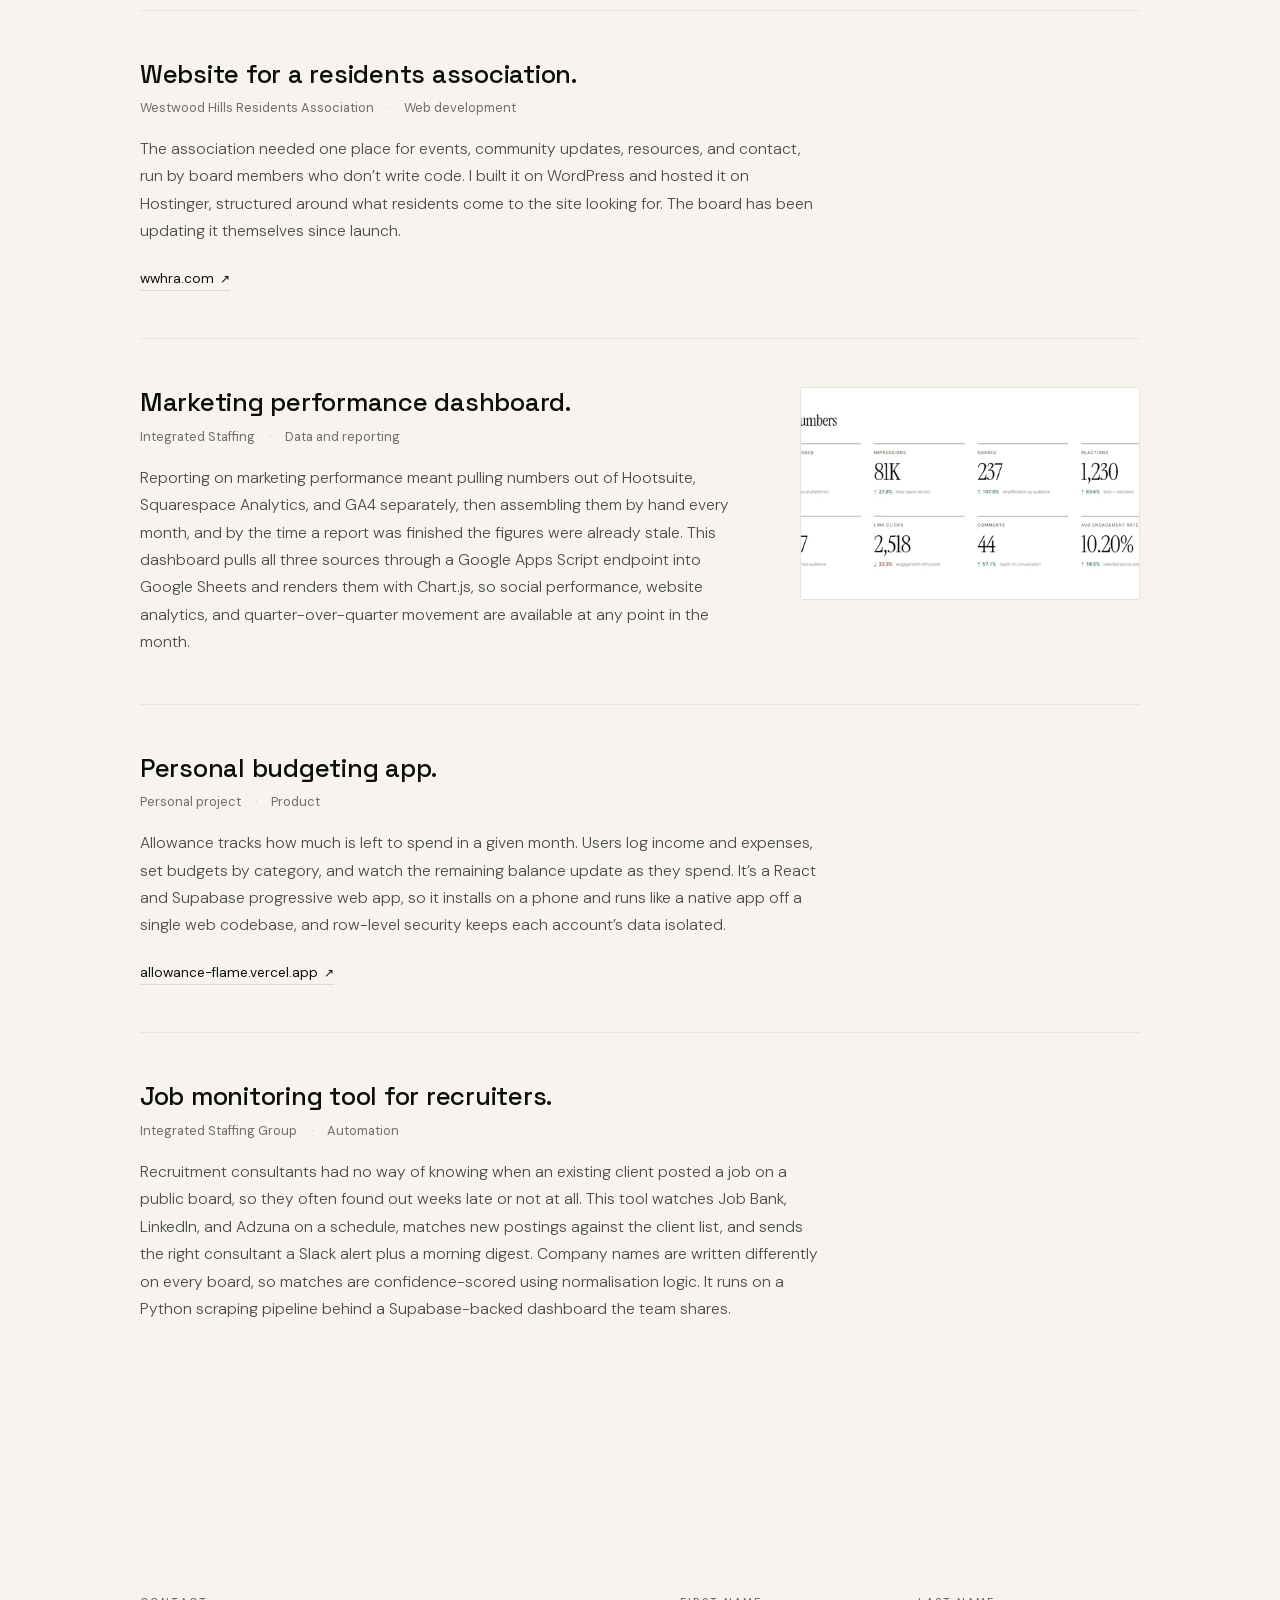
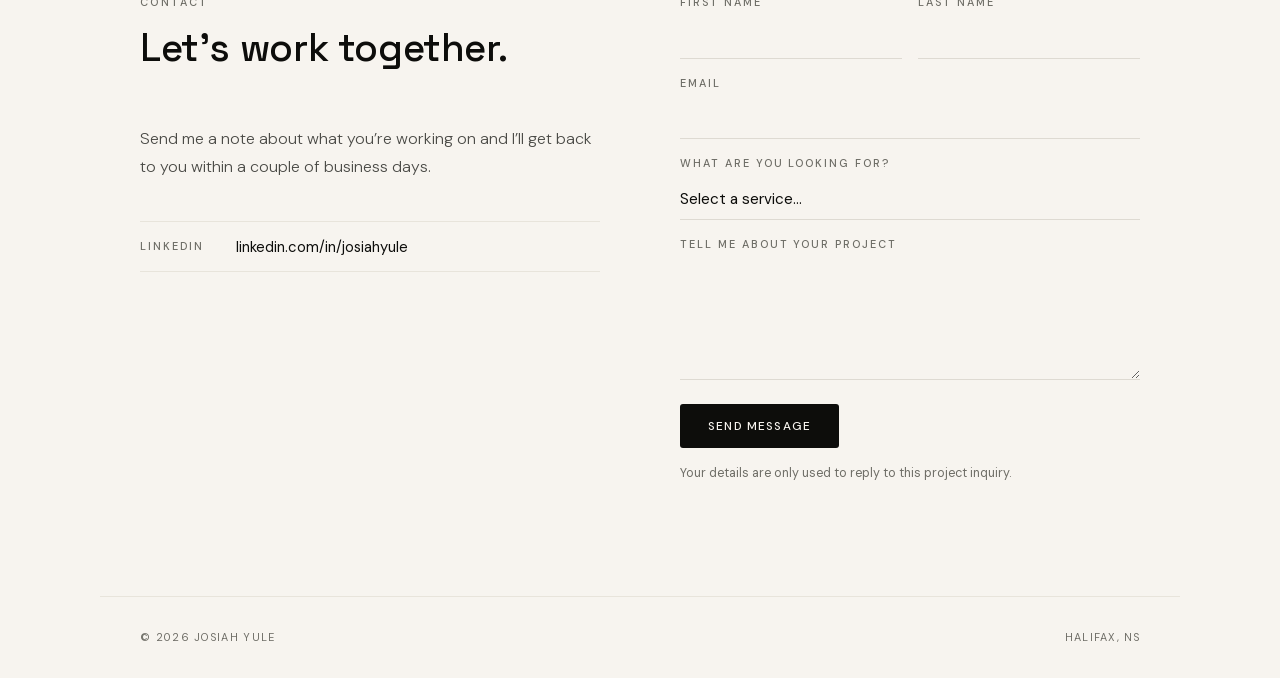
<file: docs/index.html>
<!DOCTYPE html>
<html lang="en">
<head>
  <meta charset="UTF-8" />
  <meta name="viewport" content="width=device-width, initial-scale=1.0"/>
  <title>Josiah Yule. Websites, branding, and social media.</title>
  <link rel="preload" href="fonts/spacegrotesk-latin.woff2" as="font" type="font/woff2" crossorigin>
  <link rel="preload" href="fonts/dmsans-latin.woff2" as="font" type="font/woff2" crossorigin>
  <meta name="description" content="Josiah Yule designs and builds websites, brand identities, and social media for small businesses. Based in Halifax, NS.">
  <meta property="og:type" content="website">
  <meta property="og:url" content="https://www.josiahyule.ca">
  <meta property="og:title" content="Josiah Yule. Websites, branding, and social media.">
  <meta property="og:description" content="Josiah Yule designs and builds websites, brand identities, and social media for small businesses. Based in Halifax, NS.">
  <meta name="twitter:card" content="summary_large_image">
  <meta name="twitter:title" content="Josiah Yule. Websites, branding, and social media.">
  <meta name="twitter:description" content="Josiah Yule designs and builds websites, brand identities, and social media for small businesses. Based in Halifax, NS.">
  <meta name="color-scheme" content="light dark">
  <link rel="canonical" href="https://www.josiahyule.ca">
  <meta name="theme-color" content="#f7f4ef" media="(prefers-color-scheme: light)">
  <meta name="theme-color" content="#141311" media="(prefers-color-scheme: dark)">
  <meta property="og:image" content="https://www.josiahyule.ca/og-image.png">
  <meta property="og:image:width" content="1200">
  <meta property="og:image:height" content="630">
  <meta property="og:image:alt" content="Josiah Yule. Websites, branding, and social media.">
  <meta name="twitter:image" content="https://www.josiahyule.ca/og-image.png">
  <link rel="icon" href="/favicon.svg" type="image/svg+xml">
  <link rel="stylesheet" href="portfolio.css">
  <script>document.documentElement.classList.add('js');</script>
  <script type="application/ld+json">
  {
    "@context": "https://schema.org",
    "@type": "Person",
    "name": "Josiah Yule",
    "url": "https://www.josiahyule.ca",
    "jobTitle": "Web Designer and Marketer",
    "description": "Josiah Yule designs and builds websites, brand identities, and social media for small businesses. Based in Halifax, NS.",
    "address": { "@type": "PostalAddress", "addressLocality": "Halifax", "addressRegion": "NS", "addressCountry": "CA" },
    "sameAs": ["https://www.linkedin.com/in/josiahyule"]
  }
  </script>
</head>
<body>
  <a href="#about" class="skip-link">Skip to content</a>

  <nav>
    <a href="#" class="nav-logo">Josiah Yule</a>
    <div class="nav-links">
      <a href="#about">About</a>
      <a href="#services">Services</a>
      <a href="#work">Work</a>
      <a href="#contact" class="nav-cta">Get in touch</a>
    </div>
    <button class="nav-hamburger" id="navHamburger" aria-label="Open menu" aria-expanded="false" aria-controls="navMobile">
      <span></span><span></span><span></span>
    </button>
  </nav>

  <div class="nav-mobile" id="navMobile" role="dialog" aria-label="Mobile navigation" aria-modal="true" aria-hidden="true">
    <nav class="nav-mobile-links">
      <a href="#about">About</a>
      <a href="#services">Services</a>
      <a href="#work">Work</a>
      <a href="#contact" class="nav-mobile-cta">Get in touch</a>
    </nav>
    <div class="nav-mobile-meta">Halifax, NS</div>
  </div>

  <main id="siteContent">
  <!-- HERO -->
  <header class="hero">
    <h1>Websites, branding, and social media.</h1>
    <p class="hero-bio">I&rsquo;m a web designer and marketer based in Halifax. For the past couple of years I&rsquo;ve built websites, designed brand identities, and managed social media for small businesses, usually working with owners who want one person handling the design and the build rather than a team.</p>
    <div class="hero-actions">
      <a href="#work" class="btn btn-filled">See my work</a>
      <a href="#contact" class="btn btn-outline">Get in touch</a>
    </div>
  </header>



  <!-- ABOUT -->
  <section id="about">
    <div class="about-grid">
      <div class="about-photo-wrap reveal">
        <div class="about-photo" aria-label="Portrait of Josiah">
          <img src="headshot-800.webp" srcset="headshot-400.webp 400w, headshot-800.webp 800w" sizes="(max-width: 900px) 280px, 320px" alt="Josiah Yule" width="800" height="1000" loading="lazy" decoding="async">
        </div>
      </div>
      <div class="about-body reveal">
        <p class="about-label">About</p>
        <h2 class="about-headline">Marketing, development, and the stuff in between.</h2>
        <p>My background is in marketing, and most of what I make sits between marketing and development. That combination came about because the projects I wanted to take on needed both sides, so I learned to build what I was designing.</p>
        <p>Recent work includes recruitment websites with live job boards, a logo for an editorial consultancy, a community association site the board maintains themselves, and a few internal tools built to replace manual processes. I work with small businesses and organizations, usually as the only person on the project.</p>

        <div class="stack">
          <p class="stack-label">What I work with</p>
          <ul class="stack-grid">
            <li>HTML, CSS, JavaScript</li>
            <li>React, Supabase</li>
            <li>Python (scripting)</li>
            <li>Node.js, automation</li>
            <li>Google Apps Script</li>
            <li>Chart.js, GA4</li>
            <li>Squarespace (custom code)</li>
            <li>Adobe Illustrator</li>
          </ul>
        </div>
      </div>
    </div>
  </section>



  <!-- SERVICES -->
  <section id="services">
    <div class="services-inner">
      <p class="section-label">Services</p>
      <h2 class="section-title">What I can help with.</h2>

      <div class="services-grid">
        <article class="service-item reveal">
          <p class="service-label">Web</p>
          <h3>Website Development</h3>
          <p>I design and build websites from scratch. That covers the layout and visual design, the front-end build, and the custom pieces a template won&rsquo;t handle on its own, like contact forms, API integrations, and job boards.</p>
        </article>
        <article class="service-item reveal">
          <p class="service-label">Brand</p>
          <h3>Brand Design</h3>
          <p>I design logos, colour palettes, and visual guidelines, so a business looks consistent across its website, its social accounts, and anything it prints.</p>
        </article>
        <article class="service-item reveal">
          <p class="service-label">Social</p>
          <h3>Social Media Management</h3>
          <p>I handle content planning, copywriting, and scheduling across LinkedIn, Instagram, and Facebook. This one works best as an ongoing arrangement, since the results come from posting consistently over months.</p>
        </article>
      </div>

    </div>
  </section>



  <!-- WORK -->
  <section id="work">
    <p class="section-label">Projects</p>
    <h2 class="section-title">Some things I&rsquo;ve built.</h2>

    <ul class="work-list" id="workList">

      <li class="work-entry reveal">
        <div class="work-body">
          <h3 class="work-title">Three recruitment websites for sister agencies.</h3>
          <p class="work-meta"><span>Integrated Staffing Group</span><span>Web development</span></p>
          <p class="work-desc">Integrated Staffing, Accountant Staffing, and Administrative Staffing each needed their own site, built on a shared system so the three would feel related without looking identical. All three run on Squarespace with custom HTML, CSS, and JavaScript throughout, including job boards that pull live postings from an external API so listings stay current on their own.</p>
          <ul class="work-links">
            <li><a href="https://integratedstaffing.ca" target="_blank" rel="noopener">integratedstaffing.ca <span aria-hidden="true">&#8599;</span></a></li>
            <li><a href="https://accountantstaffing.ca" target="_blank" rel="noopener">accountantstaffing.ca <span aria-hidden="true">&#8599;</span></a></li>
            <li><a href="https://administrativestaffing.ca" target="_blank" rel="noopener">administrativestaffing.ca <span aria-hidden="true">&#8599;</span></a></li>
          </ul>
        </div>
        <div class="work-thumb">
          <img src="staffing-integrated-800.webp" srcset="staffing-integrated-800.webp 800w, staffing-integrated-1600.webp 1600w" sizes="(max-width: 900px) 92vw, 340px" alt="Integrated Staffing website homepage" loading="lazy" decoding="async">
        </div>
      </li>

      <li class="work-entry reveal">
        <div class="work-body">
          <h3 class="work-title">Logo design for an editorial consultancy.</h3>
          <p class="work-meta"><span>Claros</span><span>Brand design</span></p>
          <p class="work-desc">Claros is named after an ancient shrine of Apollo in western Turkey, and the client wanted Apollo at the centre of the mark: seated toward the viewer, bare-chested with robes, holding a torch in one hand and a lyre in the other. I drew it in Illustrator as a stamp-style seal in a woodcut-influenced style, with the company name set in spaced capitals around the perimeter, and delivered it in light and dark versions.</p>
        </div>
        <div class="work-thumb">
          <img src="logo-cover-800.webp" srcset="logo-cover-800.webp 800w, logo-cover-1600.webp 1600w" sizes="(max-width: 900px) 92vw, 340px" alt="Claros editorial consultancy seal with Apollo at the centre" loading="lazy" decoding="async">
        </div>
      </li>

      <li class="work-entry reveal">
        <div class="work-body">
          <h3 class="work-title">Website for a residents association.</h3>
          <p class="work-meta"><span>Westwood Hills Residents Association</span><span>Web development</span></p>
          <p class="work-desc">The association needed one place for events, community updates, resources, and contact, run by board members who don&rsquo;t write code. I built it on WordPress and hosted it on Hostinger, structured around what residents come to the site looking for. The board has been updating it themselves since launch.</p>
          <ul class="work-links">
            <li><a href="https://www.wwhra.com" target="_blank" rel="noopener">wwhra.com <span aria-hidden="true">&#8599;</span></a></li>
          </ul>
        </div>
      </li>

      <li class="work-entry reveal">
        <div class="work-body">
          <h3 class="work-title">Marketing performance dashboard.</h3>
          <p class="work-meta"><span>Integrated Staffing</span><span>Data and reporting</span></p>
          <p class="work-desc">Reporting on marketing performance meant pulling numbers out of Hootsuite, Squarespace Analytics, and GA4 separately, then assembling them by hand every month, and by the time a report was finished the figures were already stale. This dashboard pulls all three sources through a Google Apps Script endpoint into Google Sheets and renders them with Chart.js, so social performance, website analytics, and quarter-over-quarter movement are available at any point in the month.</p>
        </div>
        <div class="work-thumb">
          <img src="dashboard-cover-800.webp" srcset="dashboard-cover-800.webp 800w, dashboard-cover-1600.webp 1600w" sizes="(max-width: 900px) 92vw, 340px" alt="Marketing performance dashboard showing KPI charts" loading="lazy" decoding="async">
        </div>
      </li>

      <li class="work-entry reveal">
        <div class="work-body">
          <h3 class="work-title">Personal budgeting app.</h3>
          <p class="work-meta"><span>Personal project</span><span>Product</span></p>
          <p class="work-desc">Allowance tracks how much is left to spend in a given month. Users log income and expenses, set budgets by category, and watch the remaining balance update as they spend. It&rsquo;s a React and Supabase progressive web app, so it installs on a phone and runs like a native app off a single web codebase, and row-level security keeps each account&rsquo;s data isolated.</p>
          <ul class="work-links">
            <li><a href="https://allowance-flame.vercel.app" target="_blank" rel="noopener">allowance-flame.vercel.app <span aria-hidden="true">&#8599;</span></a></li>
          </ul>
        </div>
      </li>

      <li class="work-entry reveal">
        <div class="work-body">
          <h3 class="work-title">Job monitoring tool for recruiters.</h3>
          <p class="work-meta"><span>Integrated Staffing Group</span><span>Automation</span></p>
          <p class="work-desc">Recruitment consultants had no way of knowing when an existing client posted a job on a public board, so they often found out weeks late or not at all. This tool watches Job Bank, LinkedIn, and Adzuna on a schedule, matches new postings against the client list, and sends the right consultant a Slack alert plus a morning digest. Company names are written differently on every board, so matches are confidence-scored using normalisation logic. It runs on a Python scraping pipeline behind a Supabase-backed dashboard the team shares.</p>
        </div>
      </li>

    </ul>
  </section>

  <!-- CONTACT -->
  <section id="contact">
    <div class="contact-inner">
      <div class="contact-left">
        <p class="section-label">Contact</p>
        <h2 class="section-title">Let&rsquo;s work together.</h2>
        <p class="contact-desc">Send me a note about what you&rsquo;re working on and I&rsquo;ll get back to you within a couple of business days.</p>

        <ul class="contact-links">
          <li><span>LinkedIn</span><a href="https://www.linkedin.com/in/josiahyule" target="_blank" rel="noopener">linkedin.com/in/josiahyule</a></li>
        </ul>
      </div>

      <form class="contact-form" id="contactForm" action="https://formspree.io/f/xeevvkey" method="POST">
        <div class="form-row">
          <div class="form-group">
            <label for="firstName">First Name</label>
            <input id="firstName" name="firstName" type="text" autocomplete="given-name" required>
          </div>
          <div class="form-group">
            <label for="lastName">Last Name</label>
            <input id="lastName" name="lastName" type="text" autocomplete="family-name" required>
          </div>
        </div>
        <div class="form-group">
          <label for="email">Email</label>
          <input id="email" name="email" type="email" autocomplete="email" required>
        </div>
        <div class="form-group">
          <label for="service">What are you looking for?</label>
          <select id="service" name="service" required>
            <option value="">Select a service&hellip;</option>
            <option>Website Development</option>
            <option>Brand Design</option>
            <option>Social Media Management</option>
            <option>Something else</option>
          </select>
        </div>
        <div class="form-group">
          <label for="message">Tell me about your project</label>
          <textarea id="message" name="message" rows="5" required minlength="20" autocomplete="off"></textarea>
        </div>
        <div class="form-group form-honeypot" aria-hidden="true">
          <label for="website">Website</label>
          <input id="website" name="_gotcha" type="text" tabindex="-1" autocomplete="off">
        </div>
        <button class="form-submit" type="submit" id="submitBtn">Send Message</button>
        <p class="form-privacy">Your details are only used to reply to this project inquiry.</p>
        <p id="formStatus" role="alert" aria-live="polite"></p>
      </form>
    </div>
  </section>

  </main>

  <footer id="siteFooter">
    <span>&copy; <span id="year"></span> Josiah Yule</span>
    <span>Halifax, NS</span>
  </footer>

  <script src="portfolio.js" defer></script>
</body>
</html>
</file>
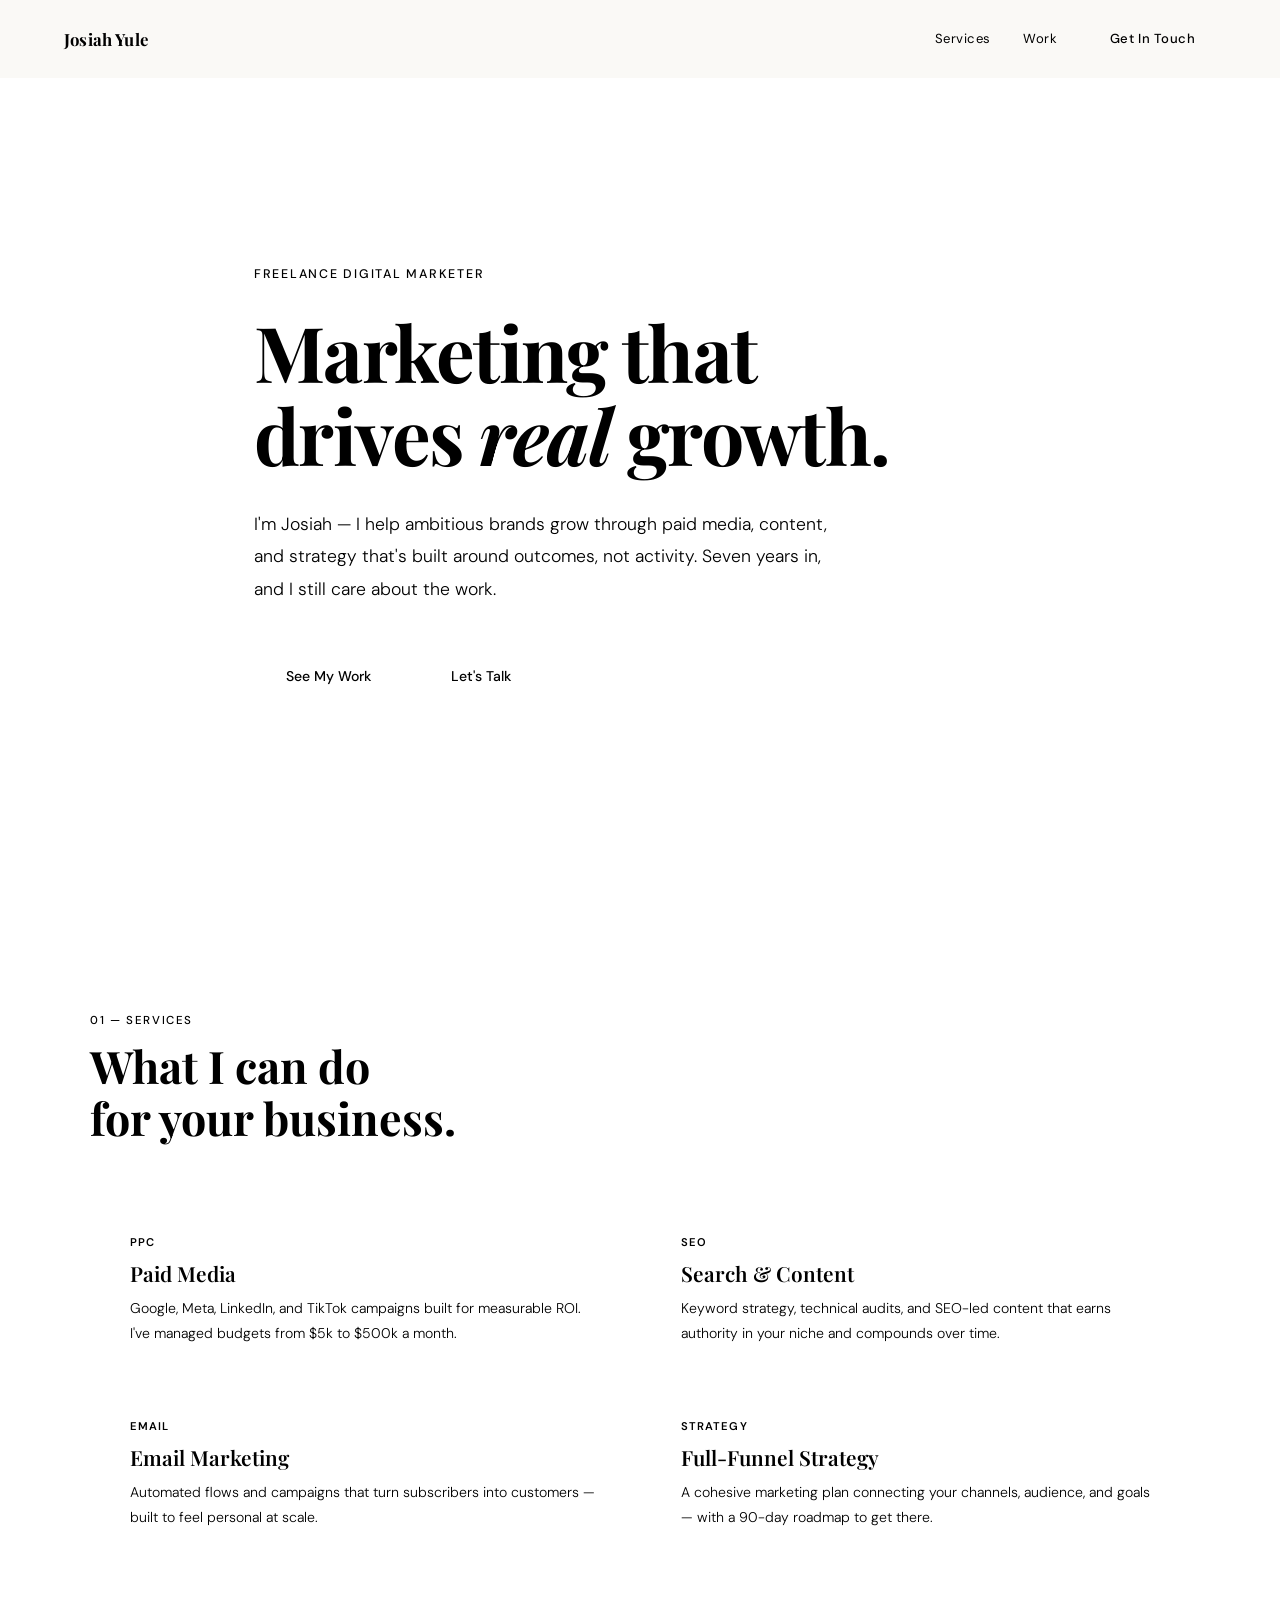
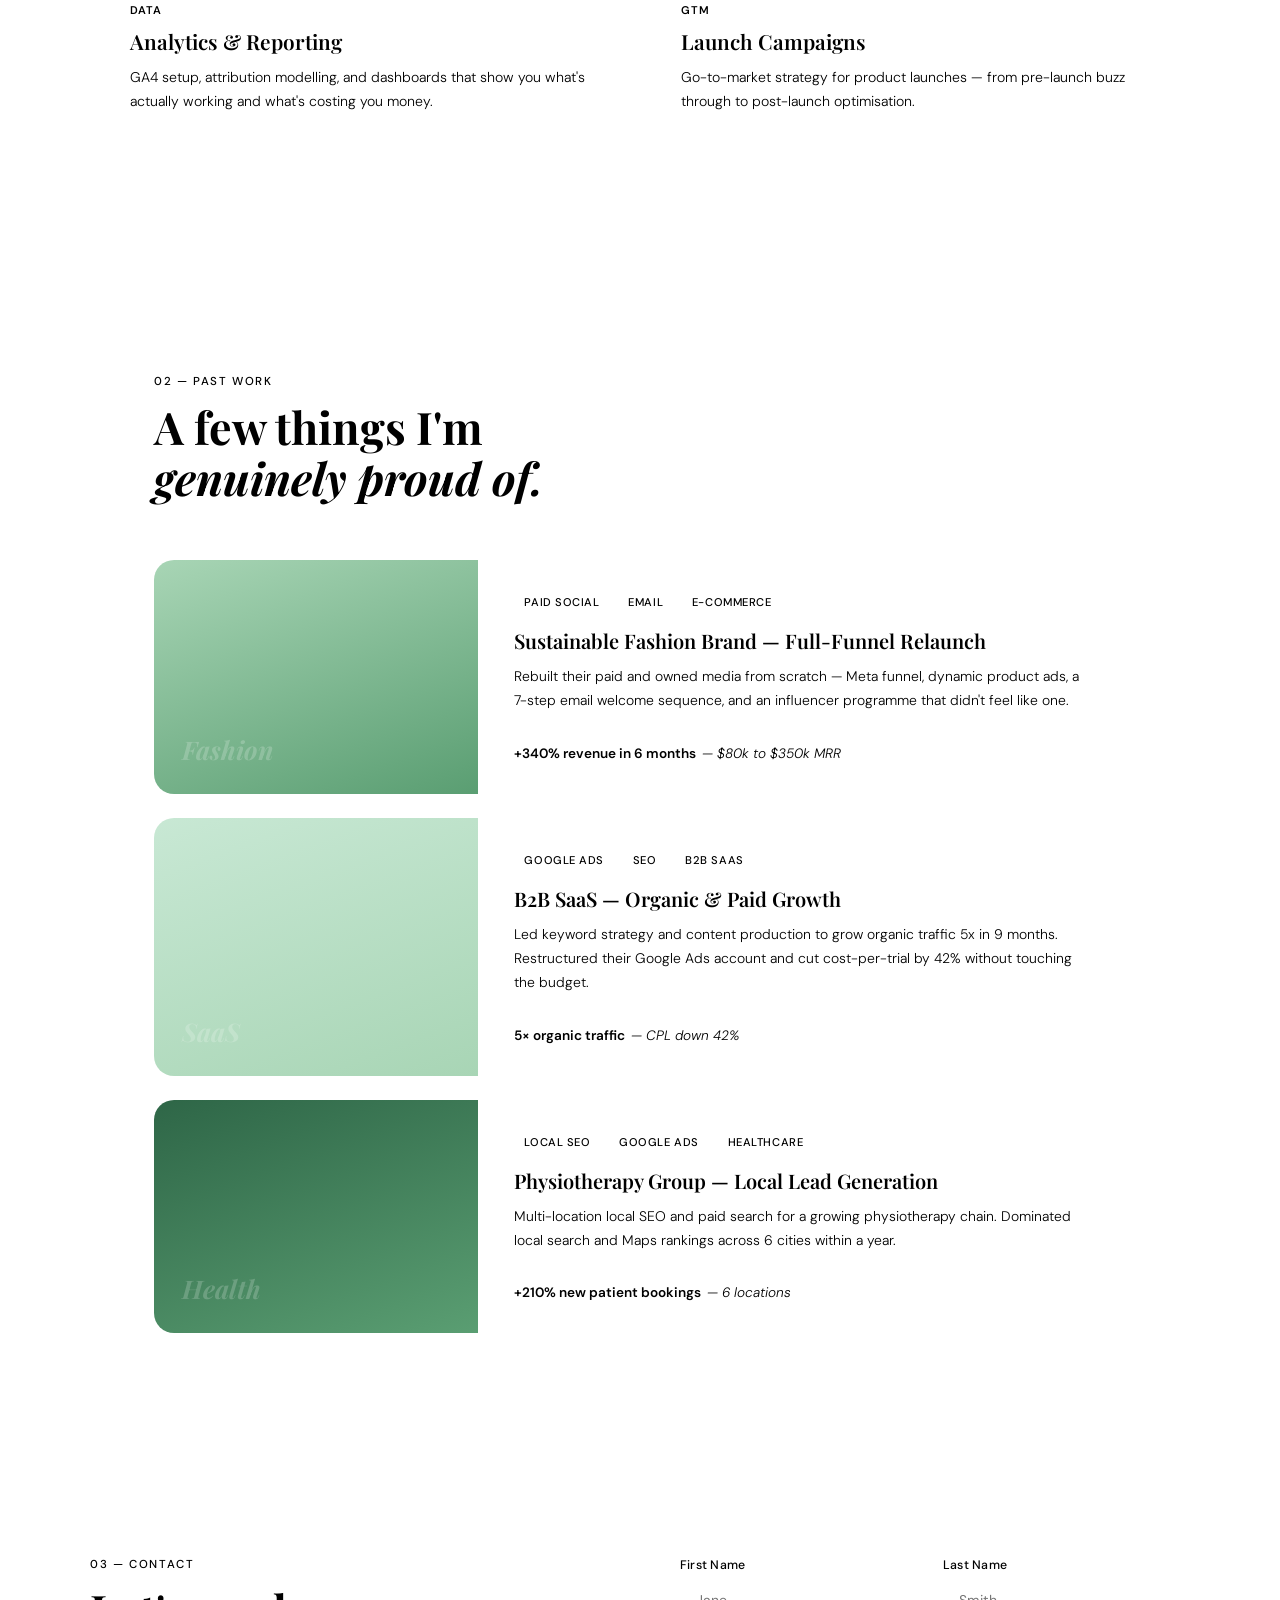
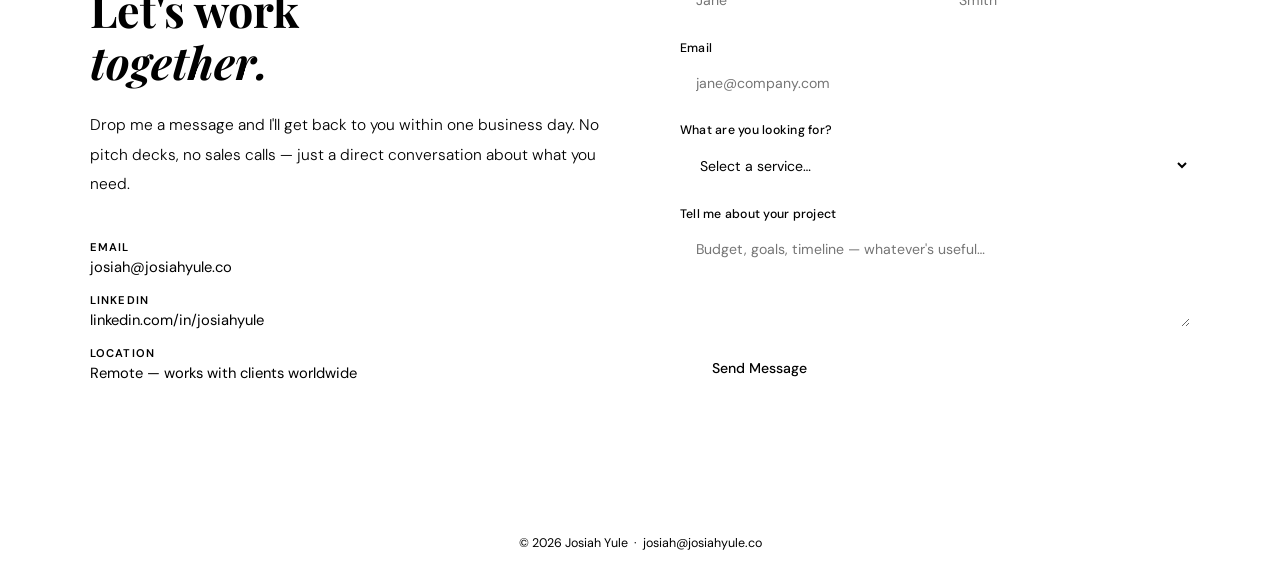
<file: docs/work/allowance/index.html>
<!DOCTYPE html>
<html lang="en">
<head>
  <meta charset="UTF-8">
  <meta name="viewport" content="width=device-width, initial-scale=1.0">
  <title>Josiah Yule</title>
  <link rel="canonical" href="https://www.josiahyule.ca/">
  <meta name="robots" content="noindex">
  <meta http-equiv="refresh" content="0; url=/#work">
  <script>location.replace('/#work');</script>
</head>
<body>
  <p>This page has moved. <a href="/#work">View my work</a>.</p>
</body>
</html>
</file>
<file: docs/portfolio.css>
/* ============================================================
   Josiah Yule. Portfolio.
   Style: editorial grotesque — inspired by Tsu Lange Yor / Christopher Doyle & Co.
   ============================================================ */

/* ===== SELF-HOSTED FONTS (variable) ===== */
@font-face {
  font-family: 'DM Sans';
  font-style: normal;
  font-weight: 100 1000;
  font-display: swap;
  src: url('fonts/dmsans-latin-ext.woff2') format('woff2');
  unicode-range: U+0100-02BA, U+02BD-02C5, U+02C7-02CC, U+02CE-02D7, U+02DD-02FF, U+0304, U+0308, U+0329, U+1D00-1DBF, U+1E00-1E9F, U+1EF2-1EFF, U+2020, U+20A0-20AB, U+20AD-20C0, U+2113, U+2C60-2C7F, U+A720-A7FF;
}
@font-face {
  font-family: 'DM Sans';
  font-style: normal;
  font-weight: 100 1000;
  font-display: swap;
  src: url('fonts/dmsans-latin.woff2') format('woff2');
  unicode-range: U+0000-00FF, U+0131, U+0152-0153, U+02BB-02BC, U+02C6, U+02DA, U+02DC, U+0304, U+0308, U+0329, U+2000-206F, U+20AC, U+2122, U+2191, U+2193, U+2212, U+2215, U+FEFF, U+FFFD;
}
@font-face {
  font-family: 'JetBrains Mono';
  font-style: normal;
  font-weight: 100 800;
  font-display: swap;
  src: url('fonts/jetbrainsmono-latin-ext.woff2') format('woff2');
  unicode-range: U+0100-02BA, U+02BD-02C5, U+02C7-02CC, U+02CE-02D7, U+02DD-02FF, U+0304, U+0308, U+0329, U+1D00-1DBF, U+1E00-1E9F, U+1EF2-1EFF, U+2020, U+20A0-20AB, U+20AD-20C0, U+2113, U+2C60-2C7F, U+A720-A7FF;
}
@font-face {
  font-family: 'JetBrains Mono';
  font-style: normal;
  font-weight: 100 800;
  font-display: swap;
  src: url('fonts/jetbrainsmono-latin.woff2') format('woff2');
  unicode-range: U+0000-00FF, U+0131, U+0152-0153, U+02BB-02BC, U+02C6, U+02DA, U+02DC, U+0304, U+0308, U+0329, U+2000-206F, U+20AC, U+2122, U+2191, U+2193, U+2212, U+2215, U+FEFF, U+FFFD;
}
@font-face {
  font-family: 'Space Grotesk';
  font-style: normal;
  font-weight: 300 700;
  font-display: swap;
  src: url('fonts/spacegrotesk-latin-ext.woff2') format('woff2');
  unicode-range: U+0100-02BA, U+02BD-02C5, U+02C7-02CC, U+02CE-02D7, U+02DD-02FF, U+0304, U+0308, U+0329, U+1D00-1DBF, U+1E00-1E9F, U+1EF2-1EFF, U+2020, U+20A0-20AB, U+20AD-20C0, U+2113, U+2C60-2C7F, U+A720-A7FF;
}
@font-face {
  font-family: 'Space Grotesk';
  font-style: normal;
  font-weight: 300 700;
  font-display: swap;
  src: url('fonts/spacegrotesk-latin.woff2') format('woff2');
  unicode-range: U+0000-00FF, U+0131, U+0152-0153, U+02BB-02BC, U+02C6, U+02DA, U+02DC, U+0304, U+0308, U+0329, U+2000-206F, U+20AC, U+2122, U+2191, U+2193, U+2212, U+2215, U+FEFF, U+FFFD;
}

*, *::before, *::after { box-sizing: border-box; margin: 0; padding: 0; }

:root {
  --accent:      #6a9587;
  --accent-dark: #4d7a6b;
  --ink:         #0d0d0b;
  --ink-mid:     #4a4a46;
  --ink-muted:   #6e6d66; /* darkened from #8e8d86 — passes WCAG AA 4.5:1 on cream */
  --cream:       #f7f4ef;
  --cream-deep:  #ebe8e0;
  --white:       #ffffff;
  --border:      #dedad2;
  --border-soft: #e8e4db;

  --shadow-sm: 0 1px 2px rgba(13,13,11,0.04);
  --shadow-md: 0 12px 40px rgba(13,13,11,0.08);
  --shadow-lg: 0 30px 80px rgba(13,13,11,0.12);

  --ease:   cubic-bezier(0.4, 0, 0.2, 1);
  --fast:   0.22s;
  --med:    0.45s;
  --slow:   0.7s;

  --max:    1080px;
  --reading: 640px;

  color-scheme: light;
}

html { scroll-behavior: smooth; scroll-padding-top: 4.5rem; }
body {
  position: relative;
  font-family: 'DM Sans', sans-serif;
  background: var(--cream);
  color: var(--ink);
  overflow-x: hidden;
  -webkit-font-smoothing: antialiased;
  font-weight: 400;
  line-height: 1.5;
}
body.nav-open { overflow: hidden; }

/* ===== SKIP LINK ===== */
.skip-link {
  position: absolute;
  top: -100%;
  left: 1rem;
  z-index: 9999;
  padding: 0.6rem 1.25rem;
  background: var(--ink);
  color: var(--cream);
  font-size: 0.82rem;
  font-weight: 500;
  letter-spacing: 0.05em;
  text-decoration: none;
  border-radius: 0 0 3px 3px;
  transition: top var(--fast);
}
.skip-link:focus { top: 0; }

::selection { background: #c8ddd8; color: var(--ink); }

/* ===== FOCUS STYLES ===== */
:focus { outline: none; }
:focus-visible {
  outline: 2px solid var(--accent-dark);
  outline-offset: 4px;
  border-radius: 3px;
}

a { color: inherit; }

/* ===== NAV ===== */
nav {
  position: fixed; top: 0; left: 0; right: 0; z-index: 100;
  display: flex; align-items: center; justify-content: space-between;
  padding: 1.25rem 2.5rem;
  background: rgba(247, 244, 239, 0.88);
  backdrop-filter: blur(14px);
  -webkit-backdrop-filter: blur(14px);
  border-bottom: 1px solid var(--border-soft);
}
.nav-logo {
  font-family: 'Space Grotesk', sans-serif;
  font-size: 0.82rem;
  font-weight: 500;
  letter-spacing: 0.12em;
  text-decoration: none;
  color: var(--ink);
  text-transform: uppercase;
}
.nav-links { display: flex; gap: 2.25rem; align-items: center; }
.nav-links a {
  text-decoration: none;
  font-size: 0.78rem;
  letter-spacing: 0.06em;
  color: var(--ink-mid);
  transition: color var(--fast);
}
.nav-links a:hover { color: var(--ink); }
.nav-links a.nav-cta {
  color: var(--ink);
  border-bottom: 1px solid var(--ink);
  padding-bottom: 2px;
  transition: color var(--fast), border-color var(--fast);
}
.nav-links a.nav-cta:hover { color: var(--accent-dark); border-color: var(--accent-dark); }
.nav-links a.nav-active { color: var(--ink); }
.nav-links a.nav-active:not(.nav-cta) { border-bottom: 1px solid var(--ink); padding-bottom: 2px; }

.nav-hamburger {
  display: none;
  width: 44px; height: 44px;
  background: transparent; border: none;
  cursor: pointer; padding: 0;
  align-items: center; justify-content: center;
  flex-direction: column; gap: 5px;
  -webkit-tap-highlight-color: transparent;
}
.nav-hamburger span {
  display: block;
  width: 22px; height: 1.5px;
  background: var(--ink);
  transition: transform 0.35s var(--ease), opacity 0.25s;
}
.nav-hamburger.open span:nth-child(1) { transform: translateY(6.5px) rotate(45deg); }
.nav-hamburger.open span:nth-child(2) { opacity: 0; }
.nav-hamburger.open span:nth-child(3) { transform: translateY(-6.5px) rotate(-45deg); }

.nav-mobile {
  position: fixed; inset: 0; z-index: 95;
  background: var(--cream);
  padding: 5.5rem 2rem 2rem;
  transform: translateX(100%);
  transition: transform 0.4s var(--ease);
  visibility: hidden;
  display: flex; flex-direction: column;
}
.nav-mobile.open { transform: translateX(0); visibility: visible; }
.nav-mobile[aria-hidden="true"] { pointer-events: none; }
.nav-mobile-links { display: flex; flex-direction: column; flex: 1; }
.nav-mobile-links a {
  text-decoration: none;
  font-family: 'Space Grotesk', sans-serif;
  font-size: clamp(1.8rem, 6vw, 2.4rem);
  font-weight: 500;
  letter-spacing: 0.01em;
  color: var(--ink);
  padding: 1.1rem 0;
  border-bottom: 1px solid var(--border);
  display: flex; align-items: center; justify-content: space-between;
}
.nav-mobile-links a::after { content: '→'; font-family: 'DM Sans', sans-serif; font-size: 1rem; opacity: 0.4; }
.nav-mobile-meta {
  padding-top: 2rem;
  font-size: 0.7rem;
  color: var(--ink-muted);
  letter-spacing: 0.12em;
  text-transform: uppercase;
}

/* ===== HERO ===== */
.hero {
  min-height: 92vh;
  display: flex; flex-direction: column;
  justify-content: center;
  padding: 10rem 2.5rem 6rem;
  max-width: var(--max);
  margin: 0 auto;
}
.hero h1 {
  font-family: 'Space Grotesk', sans-serif;
  font-size: clamp(2rem, 5vw, 4.4rem);
  font-weight: 500;
  line-height: 1.02;
  letter-spacing: -0.02em;
  margin-bottom: 2rem;
  max-width: 28ch;
  text-wrap: balance;
  animation: fadeUp var(--slow) 0.05s ease both;
}
.hero-bio {
  font-size: clamp(1.05rem, 1.3vw, 1.2rem);
  font-weight: 300;
  line-height: 1.65;
  color: var(--ink-mid);
  max-width: 56ch;
  margin-bottom: 3rem;
  animation: fadeUp var(--slow) 0.15s ease both;
}
.hero-actions { display: flex; gap: 0.75rem; flex-wrap: wrap; animation: fadeUp var(--slow) 0.25s ease both; }

.btn {
  text-decoration: none;
  padding: 0.85rem 1.75rem;
  border-radius: 3px;
  font-size: 0.74rem;
  font-weight: 500;
  letter-spacing: 0.1em;
  text-transform: uppercase;
  transition: background var(--fast), color var(--fast), border-color var(--fast);
  display: inline-block;
  border: 1px solid transparent;
  cursor: pointer;
  font-family: inherit;
}
.btn-filled { background: var(--ink); color: var(--cream); }
.btn-filled:hover { background: var(--accent-dark); }
.btn-outline { border-color: var(--border); color: var(--ink-mid); background: transparent; }
.btn-outline:hover { border-color: var(--accent-dark); color: var(--accent-dark); }

/* ===== SHARED ===== */
section, header {
  padding: 7rem 2.5rem;
  max-width: var(--max);
  margin: 0 auto;
}
#about, #services, #work, #contact { scroll-margin-top: 4.5rem; }

.divider {
  width: 100%;
  max-width: var(--max);
  margin: 0 auto;
  height: 1px;
  background: var(--border-soft);
}

.section-label {
  font-size: 0.68rem;
  letter-spacing: 0.22em;
  text-transform: uppercase;
  color: var(--ink-muted);
  margin-bottom: 1rem;
  font-weight: 500;
}

.section-title {
  font-family: 'Space Grotesk', sans-serif;
  font-size: clamp(1.75rem, 3vw, 2.4rem);
  font-weight: 500;
  line-height: 1.1;
  letter-spacing: -0.01em;
  margin-bottom: 3.5rem;
  max-width: 22ch;
  text-wrap: balance;
}

/* ===== ABOUT ===== */
#about { padding-top: 7rem; padding-bottom: 7rem; }
.about-grid {
  display: grid;
  grid-template-columns: 0.7fr 1fr;
  gap: 4.5rem;
  align-items: start;
}
.about-photo-wrap { position: sticky; top: 7rem; margin-left: 2.5rem; }
.about-photo {
  width: 100%;
  aspect-ratio: 4/5;
  background: var(--cream-deep);
  border-radius: 2px;
  position: relative;
  overflow: hidden;
}
.about-photo.placeholder {
  background:
    repeating-linear-gradient(135deg,
      var(--cream-deep) 0,
      var(--cream-deep) 14px,
      #dedad2 14px,
      #dedad2 15px);
  display: flex; align-items: flex-end; justify-content: flex-start;
}
.about-photo .placeholder-tag {
  font-family: 'JetBrains Mono', monospace;
  font-size: 0.7rem;
  color: var(--ink-muted);
  padding: 0.5rem 0.75rem;
  background: var(--cream);
}
.about-photo img { width: 100%; height: 100%; object-fit: cover; display: block; }
.about-body { padding-top: 0; }
.about-label {
  font-size: 0.68rem;
  letter-spacing: 0.22em;
  text-transform: uppercase;
  color: var(--ink-muted);
  margin-bottom: 1.25rem;
  font-weight: 500;
}
.about-headline {
  font-family: 'Space Grotesk', sans-serif;
  font-size: clamp(1.5rem, 2.2vw, 2rem);
  font-weight: 500;
  line-height: 1.15;
  letter-spacing: -0.01em;
  margin-bottom: 2rem;
  text-wrap: balance;
}
.about-body p {
  font-size: 1.02rem;
  line-height: 1.75;
  color: var(--ink-mid);
  font-weight: 300;
  margin-bottom: 1.25rem;
  max-width: 58ch;
}
.stack { margin-top: 3rem; max-width: 480px; }
.stack-label {
  font-size: 0.68rem;
  letter-spacing: 0.22em;
  text-transform: uppercase;
  color: var(--ink-muted);
  margin-bottom: 1rem;
  font-weight: 500;
}
.stack-grid {
  display: grid;
  grid-template-columns: repeat(2, 1fr);
  gap: 0.35rem 2rem;
  list-style: none;
}
.stack-grid li {
  font-family: 'JetBrains Mono', monospace;
  font-size: 0.82rem;
  color: var(--ink-mid);
  padding: 0.3rem 0;
}

/* ===== SERVICES ===== */
#services { max-width: 100%; padding: 7rem 2.5rem; }
.services-inner { max-width: var(--max); margin: 0 auto; }

.services-grid {
  display: grid;
  grid-template-columns: repeat(3, 1fr);
  gap: 1px;
  background: var(--border);
  border: 1px solid var(--border);
  border-radius: 3px;
  overflow: hidden;
}
.service-item {
  background: var(--white);
  padding: 2rem 2.25rem 2.25rem;
  transition: background var(--fast);
}
.service-item:hover { background: var(--cream); }
.service-label {
  font-size: 0.68rem;
  letter-spacing: 0.22em;
  text-transform: uppercase;
  color: var(--ink-muted);
  margin-bottom: 0.85rem;
  font-weight: 500;
}
.service-item h3 {
  font-family: 'Space Grotesk', sans-serif;
  font-size: 1.25rem;
  font-weight: 500;
  margin-bottom: 0.7rem;
  line-height: 1.2;
  letter-spacing: -0.01em;
}
.service-item p {
  font-size: 0.9rem;
  line-height: 1.7;
  color: var(--ink-mid);
  font-weight: 300;
}

/* ===== WORK LIST ===== */
.work-list { list-style: none; }
.work-entry {
  display: grid;
  grid-template-columns: 1fr 340px;
  gap: 3rem;
  align-items: start;
  padding: 3rem 0;
  border-bottom: 1px solid var(--border-soft);
}
.work-entry:first-child { padding-top: 0; }
.work-entry:last-child { border-bottom: none; }
/* Entries with no screenshot give the text the full row */
.work-entry:not(:has(.work-thumb)) { grid-template-columns: 1fr; }

.work-title {
  font-family: 'Space Grotesk', sans-serif;
  font-size: clamp(1.35rem, 2vw, 1.75rem);
  font-weight: 500;
  letter-spacing: -0.01em;
  line-height: 1.2;
  margin-bottom: 0.55rem;
}
.work-meta {
  display: flex;
  flex-wrap: wrap;
  gap: 0.3rem 0.85rem;
  font-size: 0.8rem;
  color: var(--ink-muted);
  font-weight: 400;
  margin-bottom: 1.1rem;
}
.work-meta span:not(:last-child)::after {
  content: '·';
  margin-left: 0.85rem;
  opacity: 0.5;
}
.work-desc {
  font-size: 0.98rem;
  line-height: 1.75;
  color: var(--ink-mid);
  font-weight: 300;
  max-width: 62ch;
}
.work-links {
  list-style: none;
  margin-top: 1.35rem;
  display: flex;
  flex-wrap: wrap;
  gap: 0.5rem 1.75rem;
}
.work-links a {
  font-size: 0.85rem;
  color: var(--ink);
  text-decoration: none;
  border-bottom: 1px solid var(--border);
  padding-bottom: 0.15rem;
  transition: color var(--fast), border-color var(--fast);
}
.work-links a:hover { color: var(--accent-dark); border-color: var(--accent-dark); }
.work-links a span { font-size: 0.75rem; margin-left: 0.15rem; }

.work-thumb {
  aspect-ratio: 16 / 10;
  border-radius: 3px;
  overflow: hidden;
  border: 1px solid var(--border-soft);
  background: var(--cream-deep);
}
.work-thumb img { width: 100%; height: 100%; object-fit: cover; display: block; }

/* ===== CONTACT ===== */
#contact {
  background: var(--cream);
  max-width: 100%;
  padding-left: 0; padding-right: 0;
}
.contact-inner {
  max-width: var(--max);
  margin: 0 auto;
  padding: 0 2.5rem;
  display: grid;
  grid-template-columns: 1fr 1fr;
  gap: 5rem;
  align-items: start;
}
.contact-desc {
  font-size: 1rem;
  line-height: 1.75;
  color: var(--ink-mid);
  font-weight: 300;
  margin-bottom: 2.5rem;
  max-width: 42ch;
}
.contact-links { list-style: none; }
.contact-links li {
  display: grid;
  grid-template-columns: 5rem 1fr;
  gap: 1rem;
  align-items: center;
  padding: 0.85rem 0;
  border-top: 1px solid var(--border-soft);
  font-size: 0.92rem;
}
.contact-links li:last-child { border-bottom: 1px solid var(--border-soft); }
.contact-links li span {
  font-size: 0.68rem;
  letter-spacing: 0.18em;
  text-transform: uppercase;
  color: var(--ink-muted);
  font-weight: 500;
}
.contact-links li a {
  color: var(--ink);
  text-decoration: none;
  transition: color var(--fast);
}
.contact-links li a:hover { color: var(--accent-dark); }

.contact-form { display: flex; flex-direction: column; gap: 1rem; }
.form-row { display: grid; grid-template-columns: 1fr 1fr; gap: 1rem; }
.form-group { display: flex; flex-direction: column; gap: 0.4rem; }
.form-group label {
  font-size: 0.68rem;
  letter-spacing: 0.18em;
  text-transform: uppercase;
  color: var(--ink-muted);
  font-weight: 500;
}
.form-group input, .form-group textarea {
  background: transparent;
  border: none;
  border-bottom: 1px solid var(--border);
  padding: 0.65rem 0;
  font-family: inherit;
  font-size: 0.95rem;
  color: var(--ink);
  outline: none;
  transition: border-color var(--fast);
  border-radius: 0;
}
.form-group input:focus, .form-group textarea:focus, .form-group select:focus { border-color: var(--accent-dark); }
.form-group input:focus-visible, .form-group textarea:focus-visible, .form-group select:focus-visible {
  outline: 2px solid var(--accent-dark);
  outline-offset: 4px;
}
.form-group textarea { resize: vertical; min-height: 80px; }
.form-group select {
  background: transparent;
  border: none;
  border-bottom: 1px solid var(--border);
  padding: 0.65rem 0;
  font-family: inherit;
  font-size: 0.95rem;
  color: var(--ink);
  outline: none;
  transition: border-color var(--fast);
  border-radius: 0;
  -webkit-appearance: none;
  appearance: none;
  cursor: pointer;
  width: 100%;
}
.form-submit {
  background: var(--ink);
  color: var(--cream);
  border: none;
  padding: 0.85rem 1.75rem;
  border-radius: 3px;
  font-family: inherit;
  font-size: 0.74rem;
  font-weight: 500;
  letter-spacing: 0.1em;
  text-transform: uppercase;
  cursor: pointer;
  width: fit-content;
  transition: background var(--fast), opacity var(--fast);
  margin-top: 0.5rem;
  min-height: 44px;
}
.form-submit:disabled { cursor: wait; opacity: 0.72; }
.form-submit:hover { background: var(--accent-dark); }
.form-privacy {
  color: var(--ink-muted);
  font-size: 0.78rem;
  line-height: 1.6;
}
.form-honeypot {
  position: absolute;
  left: -10000px;
  width: 1px;
  height: 1px;
  overflow: hidden;
}
.form-group input::placeholder { color: color-mix(in srgb, var(--ink-muted) 78%, transparent); }

/* ===== FOOTER ===== */
footer {
  display: flex; justify-content: space-between;
  padding: 2rem 2.5rem;
  max-width: var(--max);
  margin: 0 auto;
  font-size: 0.68rem;
  color: var(--ink-muted);
  border-top: 1px solid var(--border-soft);
  letter-spacing: 0.12em;
  text-transform: uppercase;
}

/* ===== FORM SUCCESS STATE ===== */
#formStatus {
  font-size: 0.83rem;
  color: var(--ink-mid);
  display: none;
  margin-top: 0.5rem;
  letter-spacing: 0.02em;
}
.form-success {
  padding: 2.5rem 0 1rem;
}
.form-success-title {
  font-family: 'Space Grotesk', sans-serif;
  font-size: 1.4rem;
  font-weight: 500;
  letter-spacing: -0.01em;
  color: var(--ink);
  margin-bottom: 0.75rem;
}
.form-success-body {
  font-size: 0.95rem;
  color: var(--ink-mid);
  font-weight: 300;
  line-height: 1.75;
  max-width: 38ch;
}

/* ===== REVEAL ===== */
/* Hidden state only applies once JS has tagged <html class="js">,
   so content stays visible without JavaScript. */
@keyframes fadeUp {
  from { opacity: 0; transform: translateY(14px); }
  to   { opacity: 1; transform: translateY(0); }
}
.js .reveal { opacity: 0; transform: translateY(16px); transition: opacity var(--slow) var(--ease), transform var(--slow) var(--ease); }
.js .reveal.visible { opacity: 1; transform: translateY(0); }
.js .services-grid .service-item.reveal:nth-child(2) { transition-delay: 0.1s; }
.js .services-grid .service-item.reveal:nth-child(3) { transition-delay: 0.2s; }

/* ===== RESPONSIVE ===== */
@media (max-width: 900px) {
  .about-grid { grid-template-columns: 1fr; gap: 2.5rem; }
  .about-photo-wrap { position: static; max-width: 280px; margin-left: 0; }
  .services-grid { grid-template-columns: 1fr; }
  .contact-inner { grid-template-columns: 1fr; gap: 3rem; }

  .work-entry { grid-template-columns: 1fr; gap: 1.75rem; }
  .work-thumb { order: -1; }
}
@media (max-width: 800px) {
  nav { padding: 0.9rem 1.25rem; }
  .nav-links { display: none; }
  .nav-hamburger { display: flex; }
  .hero { padding: 7rem 1.5rem 4rem; min-height: 100svh; }
  section, header { padding: 5rem 1.5rem; }
  #contact { padding-left: 0; padding-right: 0; }
  .contact-inner { padding: 0 1.5rem; }
  footer { padding: 1.5rem; flex-direction: column; gap: 0.4rem; }

  .work-entry { padding: 2.25rem 0; }
  .form-row { grid-template-columns: 1fr; }
}
@media (max-width: 480px) {
  .hero-actions { flex-direction: column; align-items: stretch; }
  .hero-actions .btn { text-align: center; }
  .section-title { font-size: 1.6rem; }
}

/* ===== SCROLL LINE ===== */
#scroll-line-svg {
  position: absolute;
  top: 0;
  left: 0;
  pointer-events: none;
  z-index: 0;
  overflow: visible;
}
#scroll-line-path {
  fill: none;
  stroke: var(--accent);
  stroke-width: 1.2;
  stroke-linecap: round;
  stroke-linejoin: round;
  opacity: 0.28;
}

/* ===== DARK MODE ===== */
@media (prefers-color-scheme: dark) {
  :root {
    --cream:       #141311;
    --cream-deep:  #1d1c19;
    --ink:         #ede9e3;
    --ink-mid:     #a8a79f;
    --ink-muted:   #97958d;
    --white:       #1d1c19;
    --border:      #2d2c28;
    --border-soft: #242320;
    --shadow-sm: 0 1px 2px rgba(0,0,0,0.2);
    --shadow-md: 0 12px 40px rgba(0,0,0,0.35);
    --shadow-lg: 0 30px 80px rgba(0,0,0,0.5);
    color-scheme: dark;
  }
  nav { background: rgba(20, 19, 17, 0.9); }
  ::selection { background: #1e3d35; }
}

@media (prefers-reduced-motion: reduce) {
  *, *::before, *::after {
    animation-duration: 0.01ms !important;
    transition-duration: 0.01ms !important;
    scroll-behavior: auto !important;
  }
  .reveal { opacity: 1; transform: none; transition: none; }
}
</file>
